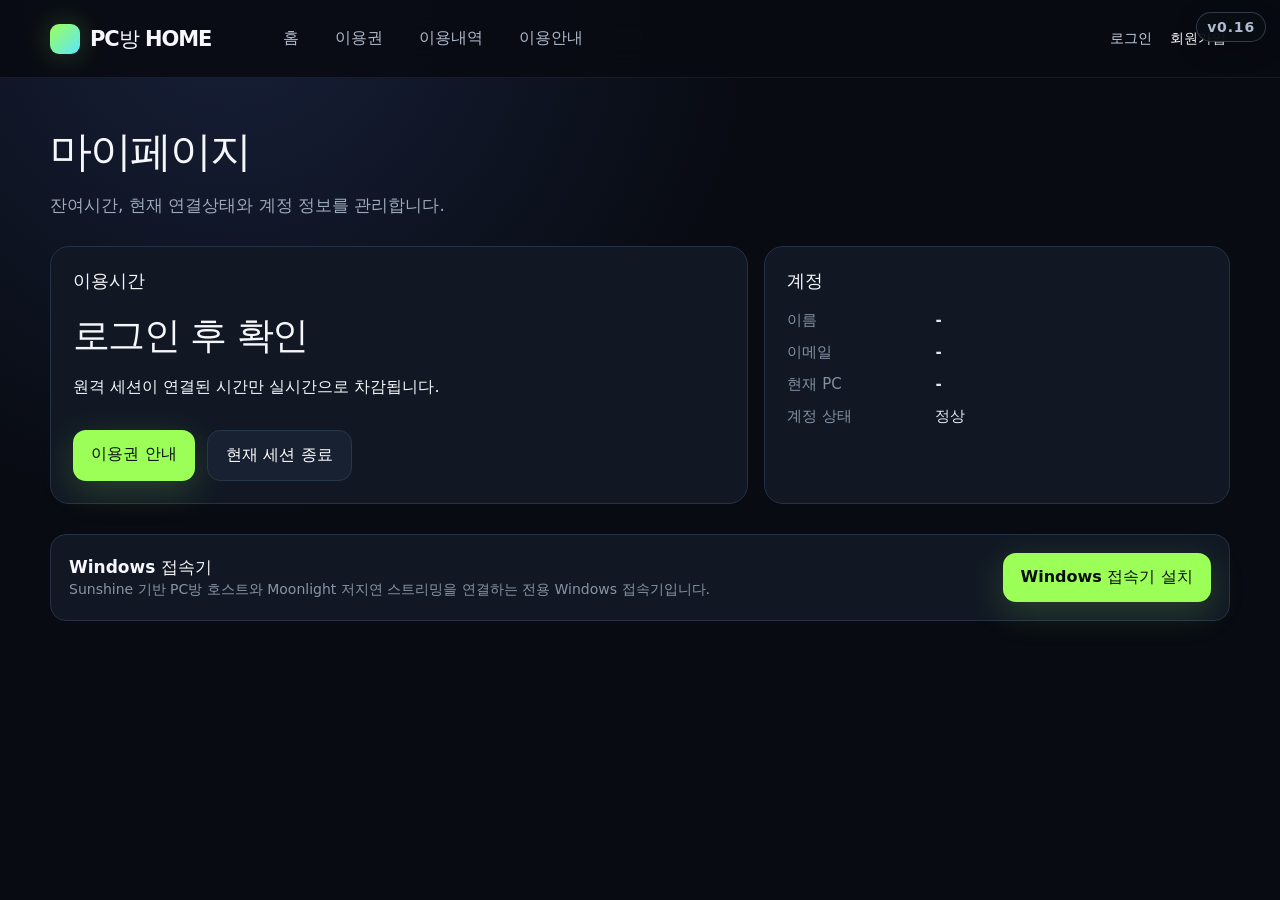
<file: account.html>
<!doctype html><html lang="ko"><head><meta charset="utf-8"><meta name="viewport" content="width=device-width,initial-scale=1"><title>마이페이지 · PC방 HOME</title><link rel="stylesheet" href="/assets/app.css"></head><body><header class="topbar"><div class="topin"><a class="brand" href="/"><span class="brandmark"></span>PC방 HOME</a><nav class="nav"><a href="/">홈</a><a href="/pricing.html">이용권</a><a href="/history.html">이용내역</a><a href="/help.html">이용안내</a></nav><div class="spacer"></div><div class="user-actions" id="userActions"><a class="login-link" href="/login.html">로그인</a></div></div></header><main class="main"><h1 class="page-title">마이페이지</h1><p class="page-desc">잔여시간, 현재 연결상태와 계정 정보를 관리합니다.</p><div class="account-grid"><section class="account-card"><h3>이용시간</h3><div class="stat-big" data-balance>--</div><p class="sub">원격 세션이 연결된 시간만 실시간으로 차감됩니다.</p><div class="hero-actions"><a class="btn btn-primary" href="/pricing.html">이용권 안내</a><button class="btn btn-secondary" id="stopSession">현재 세션 종료</button></div></section><section class="account-card"><h3>계정</h3><dl class="definition"><dt>이름</dt><dd data-user-name>-</dd><dt>이메일</dt><dd data-user-email>-</dd><dt>현재 PC</dt><dd id="accountCurrentPc">-</dd><dt>계정 상태</dt><dd>정상</dd></dl></section></div><div class="support-strip"><div><strong>Windows 접속기</strong><br><span>Sunshine 기반 PC방 호스트와 Moonlight 저지연 스트리밍을 연결하는 전용 Windows 접속기입니다.</span></div><a class="btn btn-primary download-button" href="/downloads/PCROOM-HOME-Setup.exe" download>Windows 접속기 설치</a></div></main><nav class="mobile-nav"><a href="/">홈</a><a href="/pricing.html">이용권</a><a href="/history.html">이용내역</a><a href="/help.html">안내</a></nav><div id="toast" class="toast"></div><script src="/config.js"></script><script src="/assets/app.js"></script></body></html>
</file>
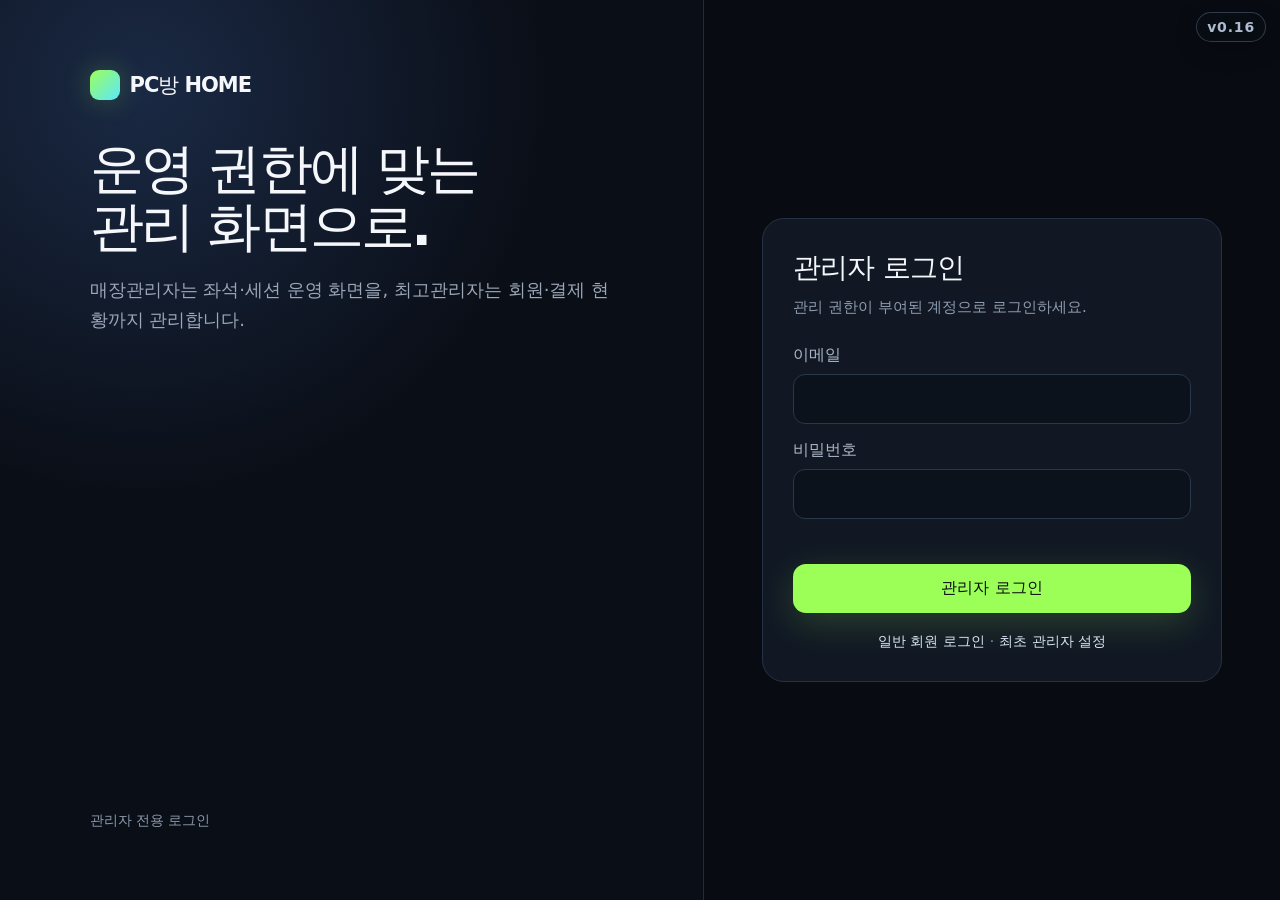
<file: admin-billing.html>
<!DOCTYPE html>

<html lang="ko"><head><meta charset="utf-8"/><meta content="width=device-width,initial-scale=1" name="viewport"/><title>결제 / 충전 · PC방 HOME</title><link href="/assets/app.css" rel="stylesheet"/></head><body data-admin-page="super"><div class="admin-shell"><aside class="side"><a class="brand" href="/"><span class="brandmark"></span>PC방 HOME</a><a aria-label="서비스 홈으로 이동" class="side-home-link" href="/"><span aria-hidden="true">←</span> 서비스 홈</a><nav><a class="" href="/admin.html">운영 대시보드</a><a class="" href="/admin-sessions.html">세션 / 배정</a><a class="" href="/admin-stores.html">매장 / 좌석</a><a class="" data-super-nav="" hidden="" href="/admin-users.html">회원 관리</a><a class="active" data-super-nav="" hidden="" href="/admin-billing.html">결제 / 충전</a></nav><div class="side-bottom">운영 시스템<br/>실시간 PC 상태 · 배정 · 전원 관리</div></aside><main class="admin-main"><div class="admin-head"><div><h1>결제 / 충전</h1><p>충전 및 결제 내역을 확인합니다.</p></div><span class="filter">오늘 기준</span></div><section class="panel table-page"><table class="pc-table"><thead><tr><th>거래번호</th><th>회원</th><th>상품</th><th>금액</th><th>결제시각</th><th>상태</th></tr></thead><tbody id="billingRows"></tbody></table></section></main></div><script src="/config.js"></script><script src="/assets/app.js"></script></body></html>
</file>
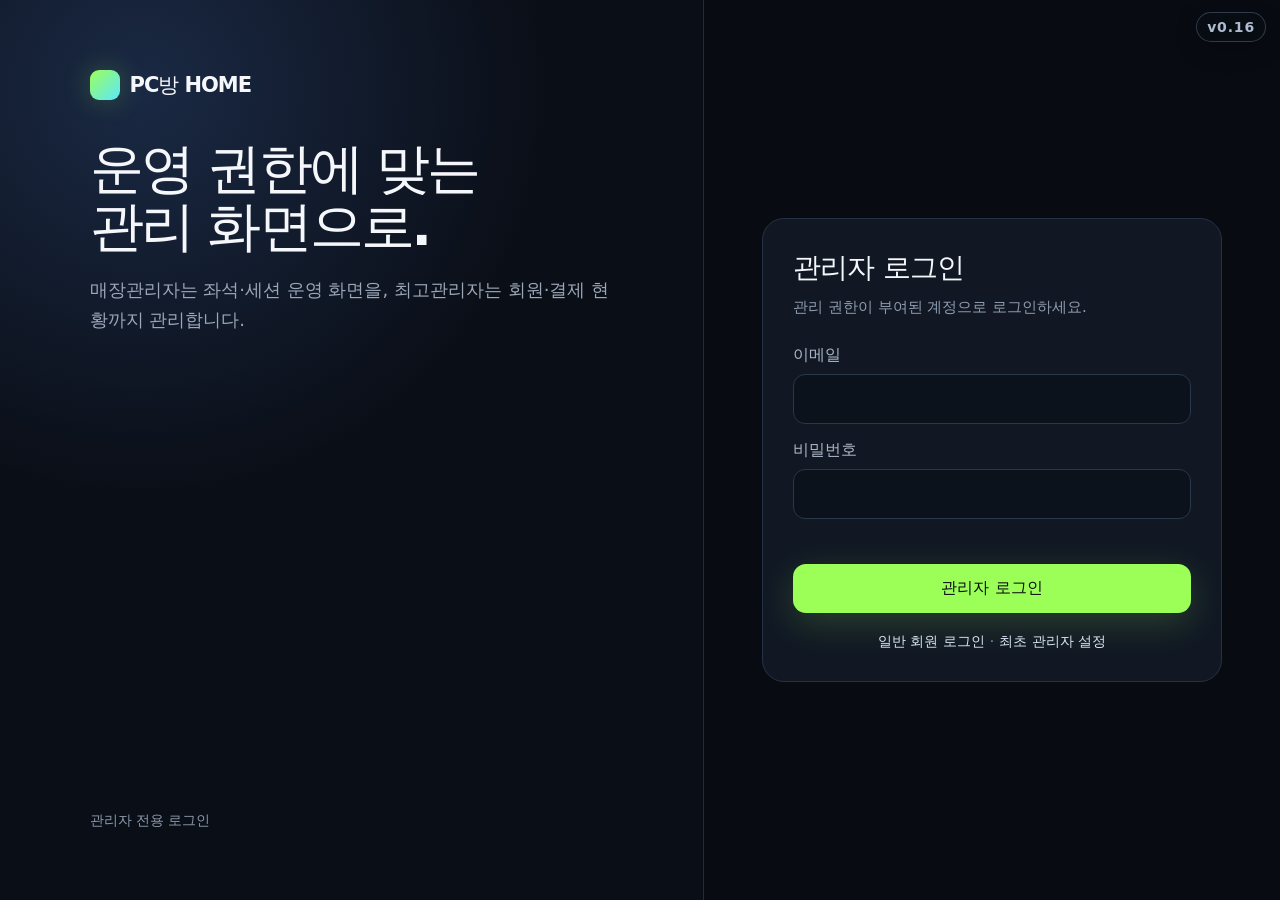
<file: admin-login.html>
<!DOCTYPE html>

<html lang="ko"><head><meta charset="utf-8"/><meta content="width=device-width,initial-scale=1" name="viewport"/><title>관리자 로그인 · PC방 HOME</title><link href="/assets/app.css" rel="stylesheet"/></head><body><div class="auth-wrap"><section class="auth-story"><div><a class="brand" href="/"><span class="brandmark"></span>PC방 HOME</a><h1>운영 권한에 맞는<br/>관리 화면으로.</h1><p>매장관리자는 좌석·세션 운영 화면을, 최고관리자는 회원·결제 현황까지 관리합니다.</p></div><div class="muted">관리자 전용 로그인</div></section><section class="auth-side"><form class="auth-card" data-admin="1" id="loginForm"><h2>관리자 로그인</h2><p class="desc">관리 권한이 부여된 계정으로 로그인하세요.</p><div class="review-login" data-review-login="" hidden=""><div class="review-login-head"><div><strong>계정 등급별 검수 로그인</strong><span>클라이언트 확인용</span></div><button aria-label="검수 로그인 안내" class="review-info" title="등급을 선택하면 검수 계정의 이메일과 비밀번호가 자동 입력됩니다. 실제 접근 권한은 서버의 계정 등급으로 판정합니다." type="button">i</button></div><div class="field review-field"><label>확인할 계정 등급</label><select data-review-role=""><option value="">직접 입력</option></select></div><p class="review-login-hint" data-review-hint="">등급을 선택하면 해당 권한의 화면을 바로 확인할 수 있습니다.</p></div><div class="field"><label>이메일</label><input autocomplete="email" name="email" required="" type="email"/></div><div class="field"><label>비밀번호</label><input autocomplete="current-password" name="password" required="" type="password"/></div><div class="form-error" id="formError"></div><button class="btn btn-primary full" type="submit">관리자 로그인</button><div class="auth-foot"><a href="/login.html">일반 회원 로그인</a> · <a href="/admin-setup.html">최초 관리자 설정</a></div></form></section></div><script src="/config.js"></script><script src="/assets/app.js"></script></body></html>
</file>
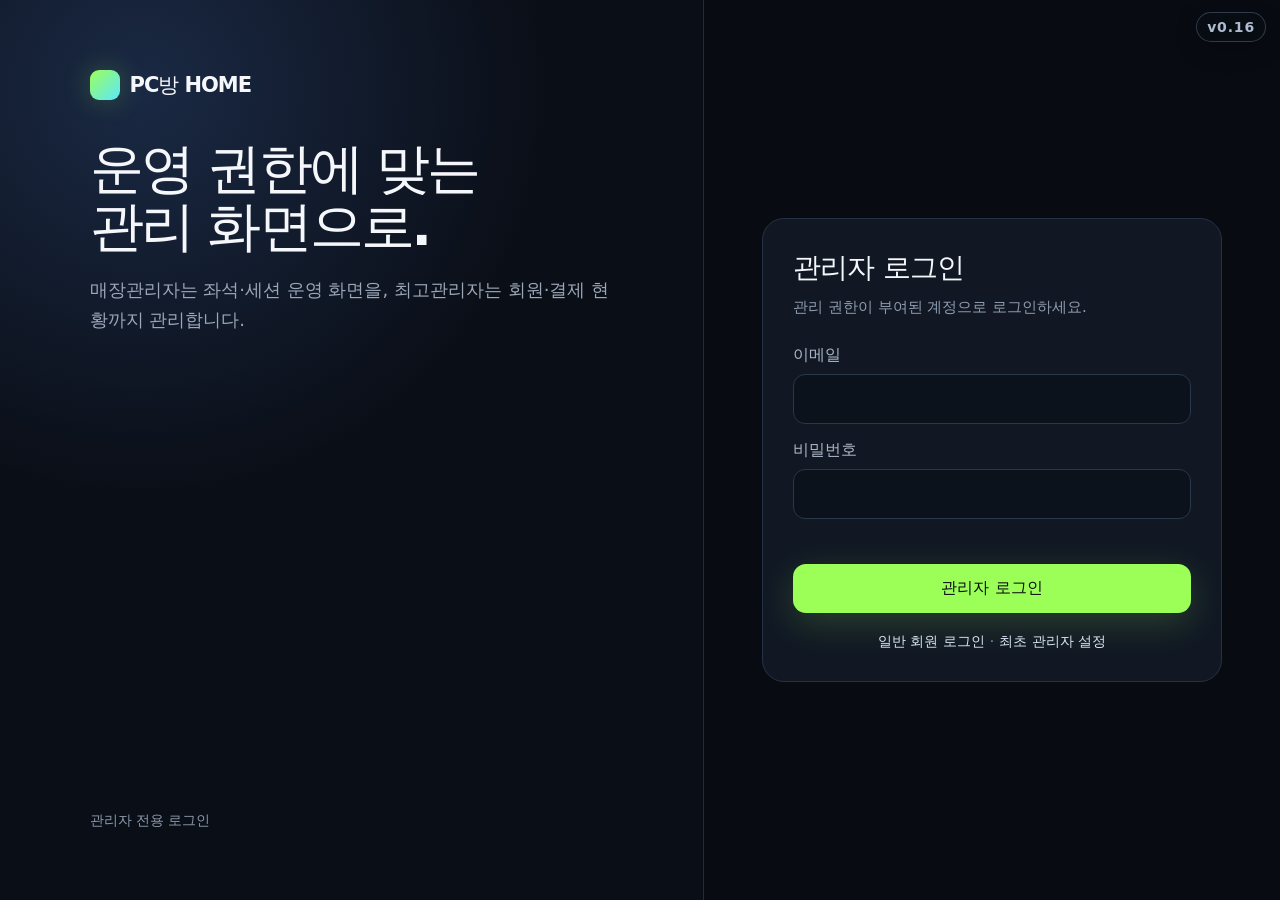
<file: admin-sessions.html>
<!DOCTYPE html>

<html lang="ko"><head><meta charset="utf-8"/><meta content="width=device-width,initial-scale=1" name="viewport"/><title>세션 / 배정 · PC방 HOME</title><link href="/assets/app.css" rel="stylesheet"/></head><body data-admin-page="operator"><div class="admin-shell"><aside class="side"><a class="brand" href="/"><span class="brandmark"></span>PC방 HOME</a><a aria-label="서비스 홈으로 이동" class="side-home-link" href="/"><span aria-hidden="true">←</span> 서비스 홈</a><nav><a class="" href="/admin.html">운영 대시보드</a><a class="active" href="/admin-sessions.html">세션 / 배정</a><a class="" href="/admin-stores.html">매장 / 좌석</a><a class="" data-super-nav="" hidden="" href="/admin-users.html">회원 관리</a><a class="" data-super-nav="" hidden="" href="/admin-billing.html">결제 / 충전</a></nav><div class="side-bottom">운영 시스템<br/>실시간 PC 상태 · 배정 · 전원 관리</div></aside><main class="admin-main"><div class="admin-head"><div><h1>세션 / 배정</h1><p>현재 이용 중인 사용자와 배정 PC를 확인합니다.</p></div><div class="status-pill"><span class="dot"></span>실시간 연결</div></div><section class="panel table-page"><div class="panel-head"><h2>활성 세션</h2><a class="tiny primary" href="/admin.html">PC에서 수동 배정</a></div><div class="session-list" id="sessionRows"></div></section></main></div><div class="toast" id="toast"></div><script src="/config.js"></script><script src="/assets/app.js"></script></body></html>
</file>
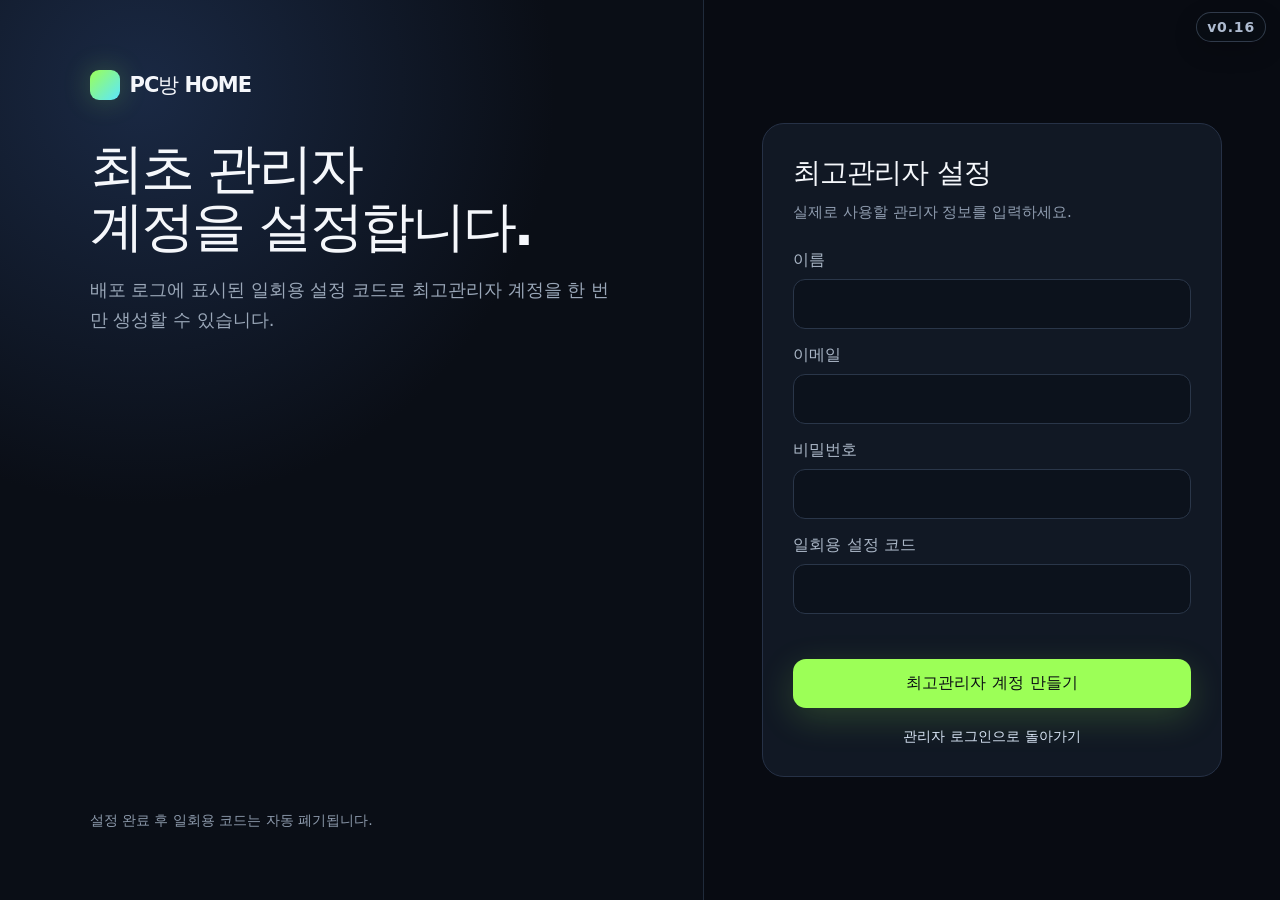
<file: admin-setup.html>
<!DOCTYPE html>

<html lang="ko"><head><meta charset="utf-8"/><meta content="width=device-width,initial-scale=1" name="viewport"/><title>최초 관리자 설정 · PC방 HOME</title><link href="/assets/app.css" rel="stylesheet"/></head><body><div class="auth-wrap"><section class="auth-story"><div><a class="brand" href="/"><span class="brandmark"></span>PC방 HOME</a><h1>최초 관리자<br/>계정을 설정합니다.</h1><p>배포 로그에 표시된 일회용 설정 코드로 최고관리자 계정을 한 번만 생성할 수 있습니다.</p></div><div class="muted">설정 완료 후 일회용 코드는 자동 폐기됩니다.</div></section><section class="auth-side"><form class="auth-card" id="adminSetupForm"><h2>최고관리자 설정</h2><p class="desc">실제로 사용할 관리자 정보를 입력하세요.</p><div class="field"><label>이름</label><input autocomplete="name" name="name" required=""/></div><div class="field"><label>이메일</label><input autocomplete="email" name="email" required="" type="email"/></div><div class="field"><label>비밀번호</label><input autocomplete="new-password" minlength="8" name="password" required="" type="password"/></div><div class="field"><label>일회용 설정 코드</label><input autocomplete="off" name="token" required=""/></div><div class="form-error" id="formError"></div><button class="btn btn-primary full" type="submit">최고관리자 계정 만들기</button><div class="auth-foot"><a href="/admin-login.html">관리자 로그인으로 돌아가기</a></div></form></section></div><script src="/config.js"></script><script src="/assets/app.js"></script></body></html>
</file>
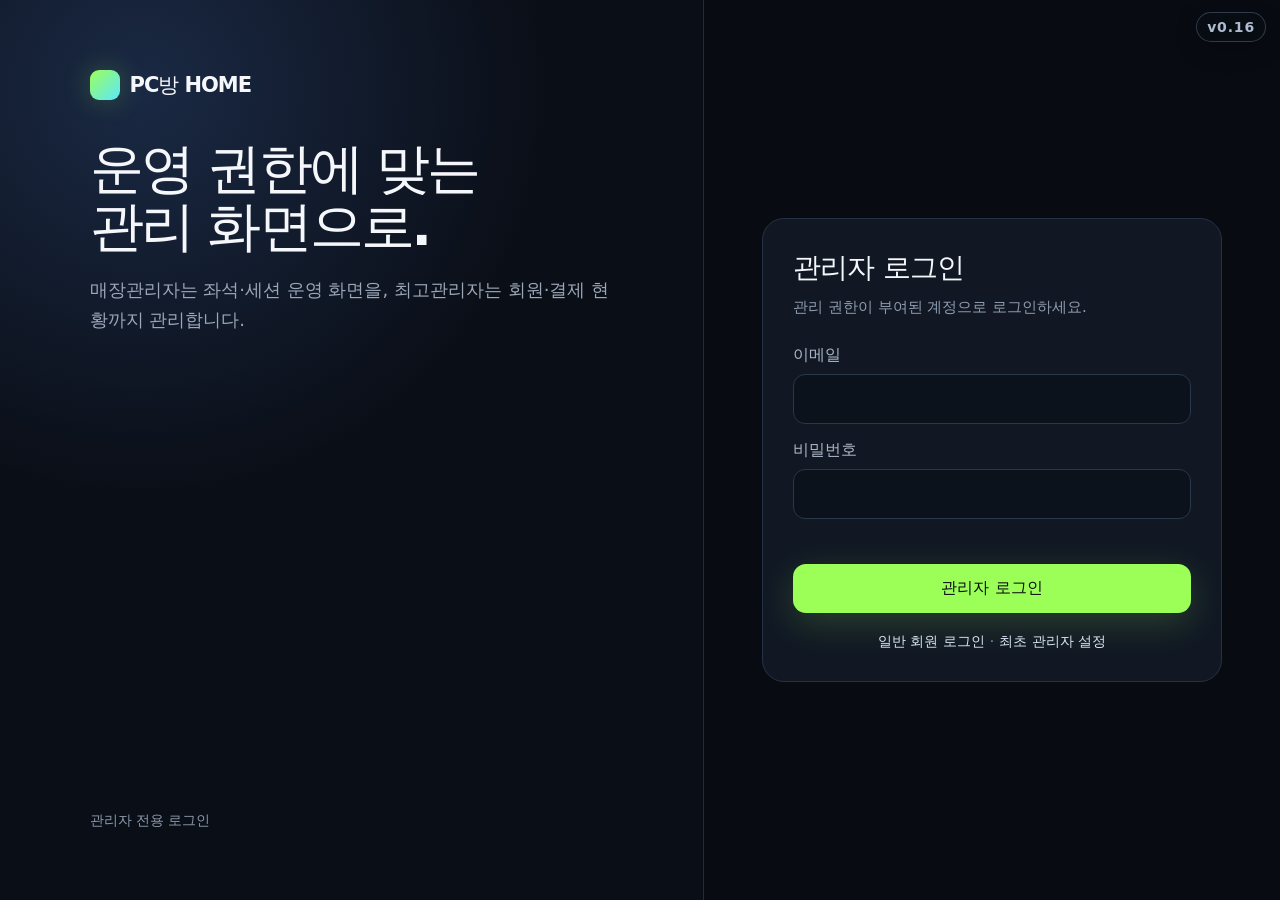
<file: admin-stores.html>
<!DOCTYPE html>

<html lang="ko"><head><meta charset="utf-8"/><meta content="width=device-width,initial-scale=1" name="viewport"/><title>매장 / 좌석 · PC방 HOME</title><link href="/assets/app.css" rel="stylesheet"/></head><body data-admin-page="operator"><div class="admin-shell"><aside class="side"><a class="brand" href="/"><span class="brandmark"></span>PC방 HOME</a><a aria-label="서비스 홈으로 이동" class="side-home-link" href="/"><span aria-hidden="true">←</span> 서비스 홈</a><nav><a class="" href="/admin.html">운영 대시보드</a><a class="" href="/admin-sessions.html">세션 / 배정</a><a class="active" href="/admin-stores.html">매장 / 좌석</a><a class="" data-super-nav="" hidden="" href="/admin-users.html">회원 관리</a><a class="" data-super-nav="" hidden="" href="/admin-billing.html">결제 / 충전</a></nav><div class="side-bottom">운영 시스템<br/>실시간 PC 상태 · 배정 · 전원 관리</div></aside><main class="admin-main"><div class="admin-head"><div><h1>매장 / 좌석</h1><p>매장과 원격으로 사용할 좌석을 관리합니다.</p></div><button class="btn btn-secondary" data-super-only="" id="openStoreForm">매장 등록</button></div><p class="scope-note">현재 계정 권한에 맞는 매장과 좌석만 표시됩니다.</p><section class="account-card table-page" data-super-only="" hidden="" id="storeForm"><h3>새 매장 등록</h3><div class="store-form-grid"><div class="field"><label for="storeName">매장명</label><input autocomplete="organization" id="storeName"/></div><div class="field"><label for="storeRegion">지역</label><input id="storeRegion" placeholder="예: 경기 성남"/></div><div class="field"><label for="storeIp">공인 IP</label><input id="storeIp" inputmode="decimal" placeholder="예: 203.0.113.80"/></div></div><div class="row-actions"><button class="btn btn-primary" id="saveStore">등록</button><button class="btn btn-secondary" id="cancelStore">취소</button></div></section><section class="host-download-panel"><div><h2>원격 PC 연결 프로그램</h2><p>좌석을 등록한 뒤 해당 PC에서 설치하고 연결 코드를 입력하세요. PC 정보는 연결 후 자동으로 확인됩니다.</p><div class="host-flow">좌석 등록  →  프로그램 설치  →  연결 코드 입력</div></div><a class="host-download-button" download="" href="/downloads/PCROOM-HOME-Host-Setup.exe"><span>PC 연결 프로그램 다운로드<small>Windows 10/11 x64</small></span></a></section><section class="host-enroll-box" hidden="" id="hostEnrollBox"><h3 id="hostEnrollTitle">PC 연결 코드</h3><p>15분 안에 대상 PC의 연결 프로그램에 입력하세요.</p><div class="host-code-row"><input aria-label="호스트 등록코드" id="hostEnrollCode" readonly=""/><button class="btn btn-secondary" id="copyHostEnroll" type="button">코드 복사</button></div></section><section class="stack table-page" id="storeRows"></section><section class="panel table-page"><div class="panel-head"><div><h2>좌석 PC</h2><p class="panel-sub">좌석 번호만 등록해도 됩니다. PC 정보는 연결 후 자동 확인합니다.</p></div><button class="btn btn-secondary" id="openPcForm">좌석 등록</button></div><div class="pc-register" hidden="" id="pcForm"><div class="pc-form-grid pc-form-basic"><div class="field"><label for="pcStore">매장</label><select id="pcStore"></select></div><div class="field"><label for="pcSeat">좌석 번호</label><input id="pcSeat" inputmode="numeric" placeholder="예: 109"/></div></div><details class="advanced-fields"><summary>고급 설정 · 필요한 경우에만</summary><div class="pc-form-grid"><div class="field"><label for="pcPrivateIp">PC 내부 IP <span class="optional">선택</span></label><input id="pcPrivateIp" inputmode="decimal" placeholder="Host 설치 후 자동 확인"/></div><div class="field"><label for="pcMac">MAC 주소 <span class="optional">선택</span></label><input autocomplete="off" id="pcMac" placeholder="Host 설치 후 자동 확인"/></div><div class="field"><label for="pcGpu">GPU <span class="optional">선택</span></label><input autocomplete="off" id="pcGpu" placeholder="Host 설치 후 자동 확인"/></div><div class="field"><label for="pcStreamHost">스트리밍 공인 호스트</label><input autocomplete="off" id="pcStreamHost" placeholder="예: pc-a.store.example.com"/></div><div class="field"><label for="pcStreamPort">Sunshine 기본 포트</label><input id="pcStreamPort" inputmode="numeric" placeholder="47989"/></div><div class="field"><label for="pcStreamApp">기본 앱</label><input id="pcStreamApp" value="Desktop"/></div></div></details><div class="row-actions"><button class="btn btn-primary" id="savePc">좌석 등록</button><button class="btn btn-secondary" id="cancelPc">취소</button></div></div><div class="pc-list-wrap"><table class="pc-table compact-pc"><thead><tr><th>PC / 좌석</th><th>매장</th><th>상태</th><th>원격 연결</th><th>전원</th><th>작업</th></tr></thead><tbody id="storePcRows"></tbody></table></div></section></main></div><div class="toast" id="toast"></div><script src="/config.js"></script><script src="/assets/app.js"></script></body></html>
</file>
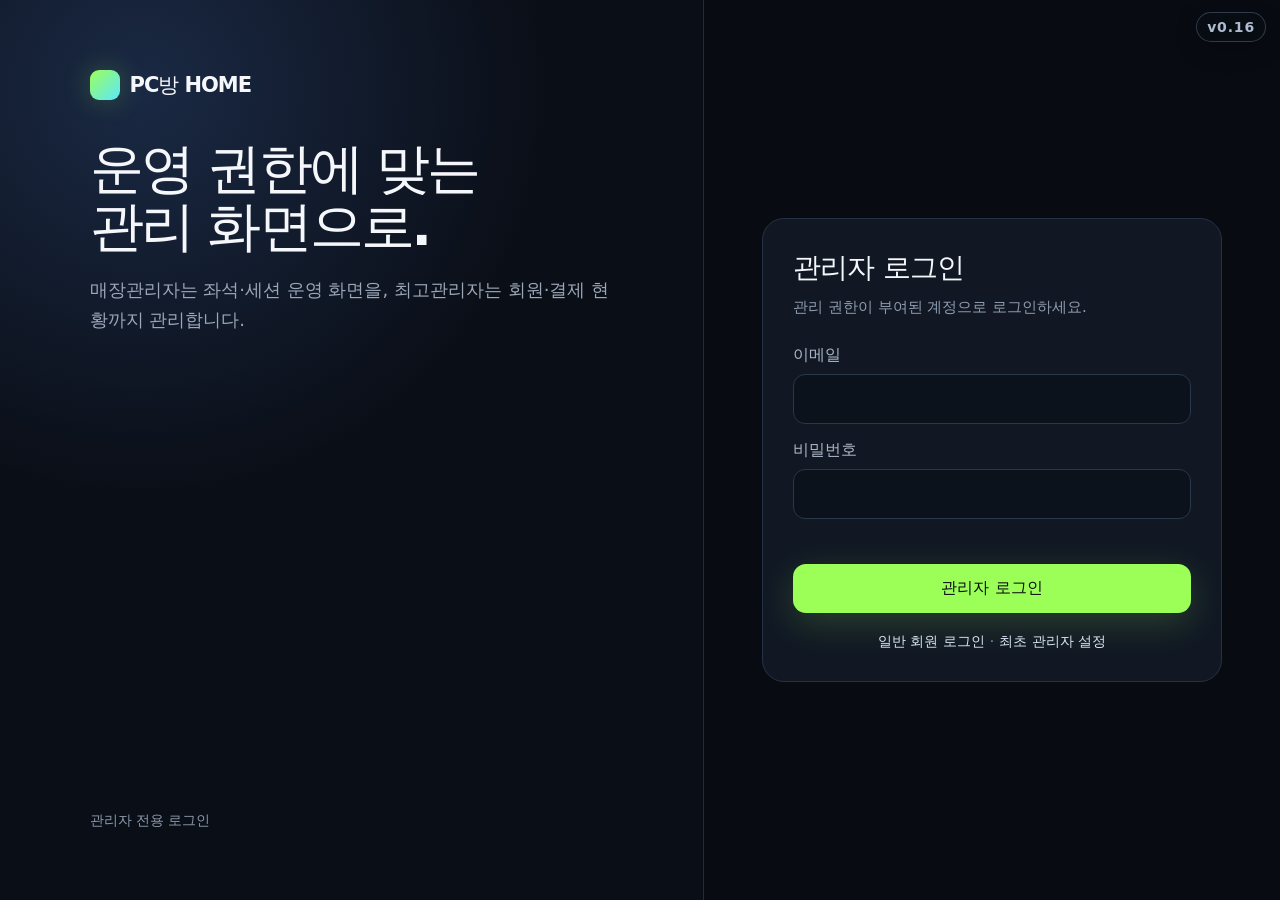
<file: admin-users.html>
<!DOCTYPE html>

<html lang="ko"><head><meta charset="utf-8"/><meta content="width=device-width,initial-scale=1" name="viewport"/><title>회원 관리 · PC방 HOME</title><link href="/assets/app.css" rel="stylesheet"/></head><body data-admin-page="super"><div class="admin-shell"><aside class="side"><a class="brand" href="/"><span class="brandmark"></span>PC방 HOME</a><a aria-label="서비스 홈으로 이동" class="side-home-link" href="/"><span aria-hidden="true">←</span> 서비스 홈</a><nav><a class="" href="/admin.html">운영 대시보드</a><a class="" href="/admin-sessions.html">세션 / 배정</a><a class="" href="/admin-stores.html">매장 / 좌석</a><a class="active" data-super-nav="" hidden="" href="/admin-users.html">회원 관리</a><a class="" data-super-nav="" hidden="" href="/admin-billing.html">결제 / 충전</a></nav><div class="side-bottom">운영 시스템<br/>실시간 PC 상태 · 배정 · 전원 관리</div></aside><main class="admin-main"><div class="admin-head"><div><h1>회원 관리</h1><p>회원 권한, 잔여시간, 접속 상태를 관리합니다.</p></div><input aria-label="회원 검색" class="filter search-input" id="userSearch" placeholder="이름 또는 이메일 검색" type="search"/></div><section class="panel table-page"><table class="pc-table"><thead><tr><th>회원</th><th>등급</th><th>잔여시간</th><th>현재 PC</th><th>상태</th><th>최근 이용</th></tr></thead><tbody id="userRows"></tbody></table></section></main></div><script src="/config.js"></script><script src="/assets/app.js"></script></body></html>
</file>
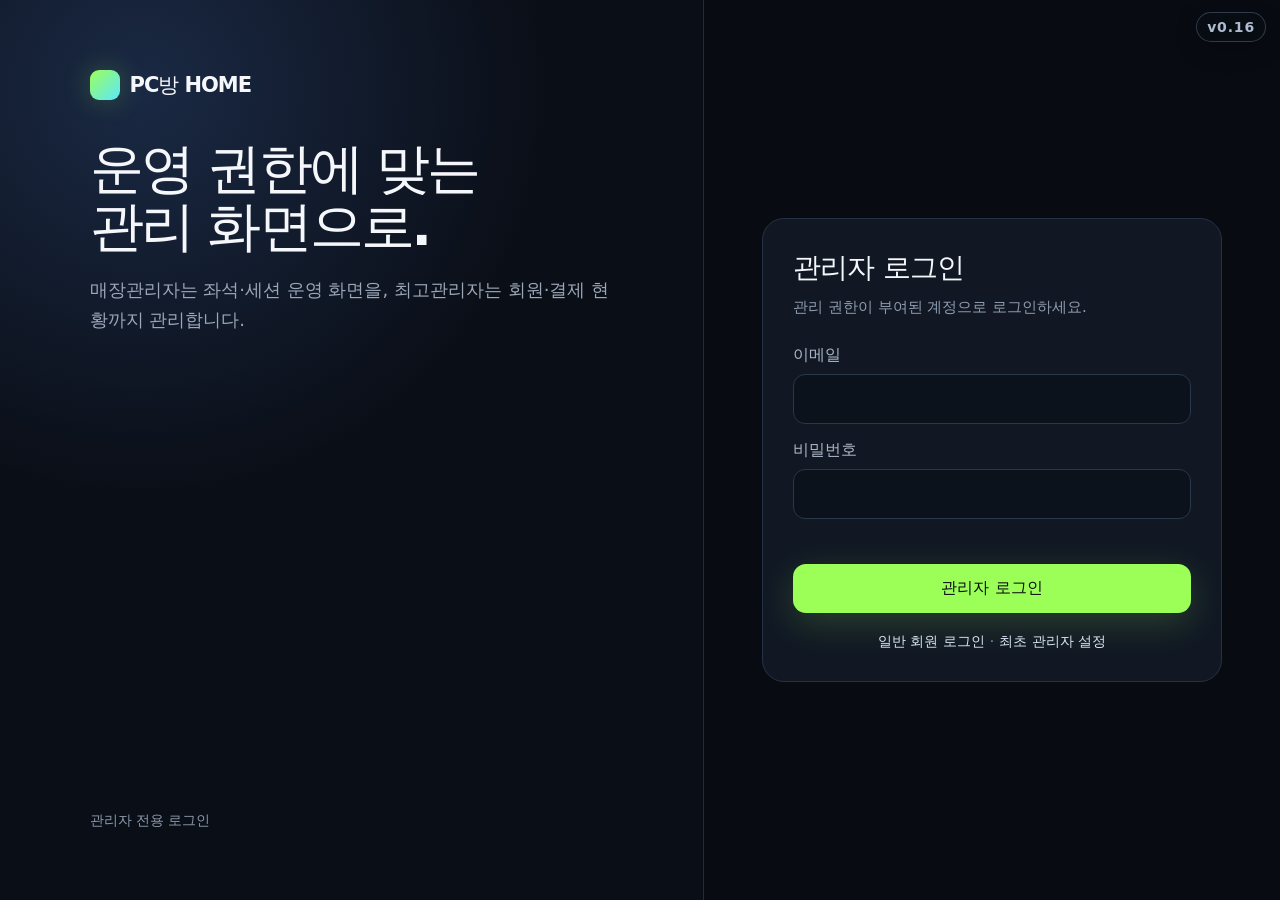
<file: admin.html>
<!DOCTYPE html>

<html lang="ko"><head><meta charset="utf-8"/><meta content="width=device-width,initial-scale=1" name="viewport"/><title>관리자 · PC방 HOME</title><link href="/assets/app.css" rel="stylesheet"/></head><body data-admin-page="operator"><div class="admin-shell"><aside class="side"><a class="brand" href="/"><span class="brandmark"></span>PC방 HOME</a><a aria-label="서비스 홈으로 이동" class="side-home-link" href="/"><span aria-hidden="true">←</span> 서비스 홈</a><nav><a class="active" href="/admin.html">운영 대시보드</a><a class="" href="/admin-sessions.html">세션 / 배정</a><a class="" href="/admin-stores.html">매장 / 좌석</a><a class="" data-super-nav="" hidden="" href="/admin-users.html">회원 관리</a><a class="" data-super-nav="" hidden="" href="/admin-billing.html">결제 / 충전</a></nav><div class="side-bottom">운영 시스템<br/>실시간 PC 상태 · 배정 · 전원 관리</div></aside><main class="admin-main"><div class="admin-head"><div><h1>운영 대시보드</h1><p>현재 PC 상태와 활성 세션을 확인합니다.</p></div><div class="status-pill"><span class="dot"></span>실시간 연결</div></div><section class="kpis"><article class="kpi"><div class="label">전체 PC</div><div class="value" id="kTotal">-</div><div class="delta">등록 좌석 기준</div></article><article class="kpi"><div class="label">사용 가능</div><div class="value" id="kAvailable">-</div><div class="delta">즉시 자동배정 가능</div></article><article class="kpi"><div class="label">사용 / 배정 중</div><div class="value" id="kUse">-</div><div class="delta">현재 활성 세션</div></article><article class="kpi"><div class="label">서비스 결제</div><div class="value" id="kSales">제공 예정</div><div class="delta">온라인 결제 준비 중</div></article></section><section class="panel"><div class="panel-head"><h2>PC 실시간 상태</h2><div class="filters"><select aria-label="매장 필터" class="filter" id="storeFilter"><option value="">전체 매장</option></select><select aria-label="상태 필터" class="filter" id="statusFilter"><option value="">상태 전체</option><option value="AVAILABLE">사용 가능</option><option value="IN_USE">사용 중</option><option value="RESERVED">배정됨</option><option value="OFFLINE">오프라인</option><option value="MAINTENANCE">점검</option></select><select aria-label="정렬" class="filter" id="sortMode"><option value="priority">자동배정 우선순위</option><option value="cpu">CPU 낮은 순</option><option value="ram">RAM 낮은 순</option></select></div></div><table class="pc-table"><thead><tr><th>PC / 좌석</th><th>상태</th><th>CPU</th><th>RAM</th><th>사용자</th><th>IP / 지역</th><th>작업</th></tr></thead><tbody id="pcRows"></tbody></table></section></main></div><div class="toast" id="toast"></div><script src="/config.js"></script><script src="/assets/app.js"></script></body></html>
</file>
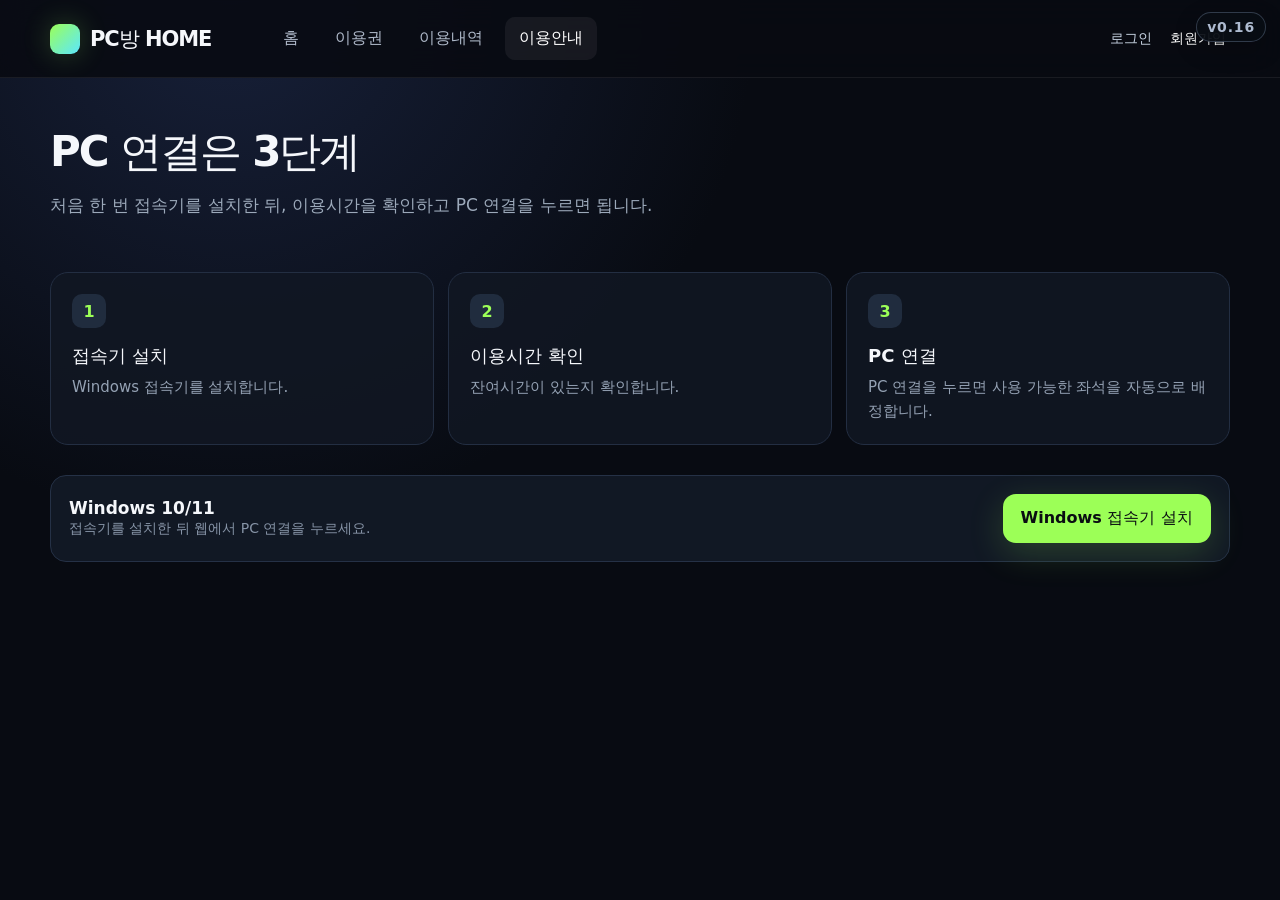
<file: help.html>
<!DOCTYPE html>
<html lang="ko"><head><meta charset="utf-8"/><meta content="width=device-width,initial-scale=1" name="viewport"/><title>이용안내 · PC방 HOME</title><link href="/assets/app.css" rel="stylesheet"/></head><body><header class="topbar"><div class="topin"><a class="brand" href="/"><span class="brandmark"></span>PC방 HOME</a><nav class="nav"><a href="/">홈</a><a href="/pricing.html">이용권</a><a href="/history.html">이용내역</a><a class="active" href="/help.html">이용안내</a></nav><div class="spacer"></div><div class="user-actions" id="userActions"><a class="login-link" href="/login.html">로그인</a></div></div></header><main class="main"><h1 class="page-title">PC 연결은 3단계</h1><p class="page-desc">처음 한 번 접속기를 설치한 뒤, 이용시간을 확인하고 PC 연결을 누르면 됩니다.</p><section class="section"><div class="steps"><article class="step"><div class="num">1</div><h3>접속기 설치</h3><p>Windows 접속기를 설치합니다.</p></article><article class="step"><div class="num">2</div><h3>이용시간 확인</h3><p>잔여시간이 있는지 확인합니다.</p></article><article class="step"><div class="num">3</div><h3>PC 연결</h3><p>PC 연결을 누르면 사용 가능한 좌석을 자동으로 배정합니다.</p></article></div></section><div class="support-strip"><div><strong>Windows 10/11</strong><br/><span>접속기를 설치한 뒤 웹에서 PC 연결을 누르세요.</span></div><a class="btn btn-primary download-button" download="" href="/downloads/PCROOM-HOME-Setup.exe">Windows 접속기 설치</a></div></main><nav class="mobile-nav"><a href="/">홈</a><a href="/pricing.html">이용권</a><a href="/history.html">이용내역</a><a class="active" href="/help.html">안내</a></nav><div class="toast" id="toast"></div><script src="/config.js"></script><script src="/assets/app.js"></script></body></html>
</file>
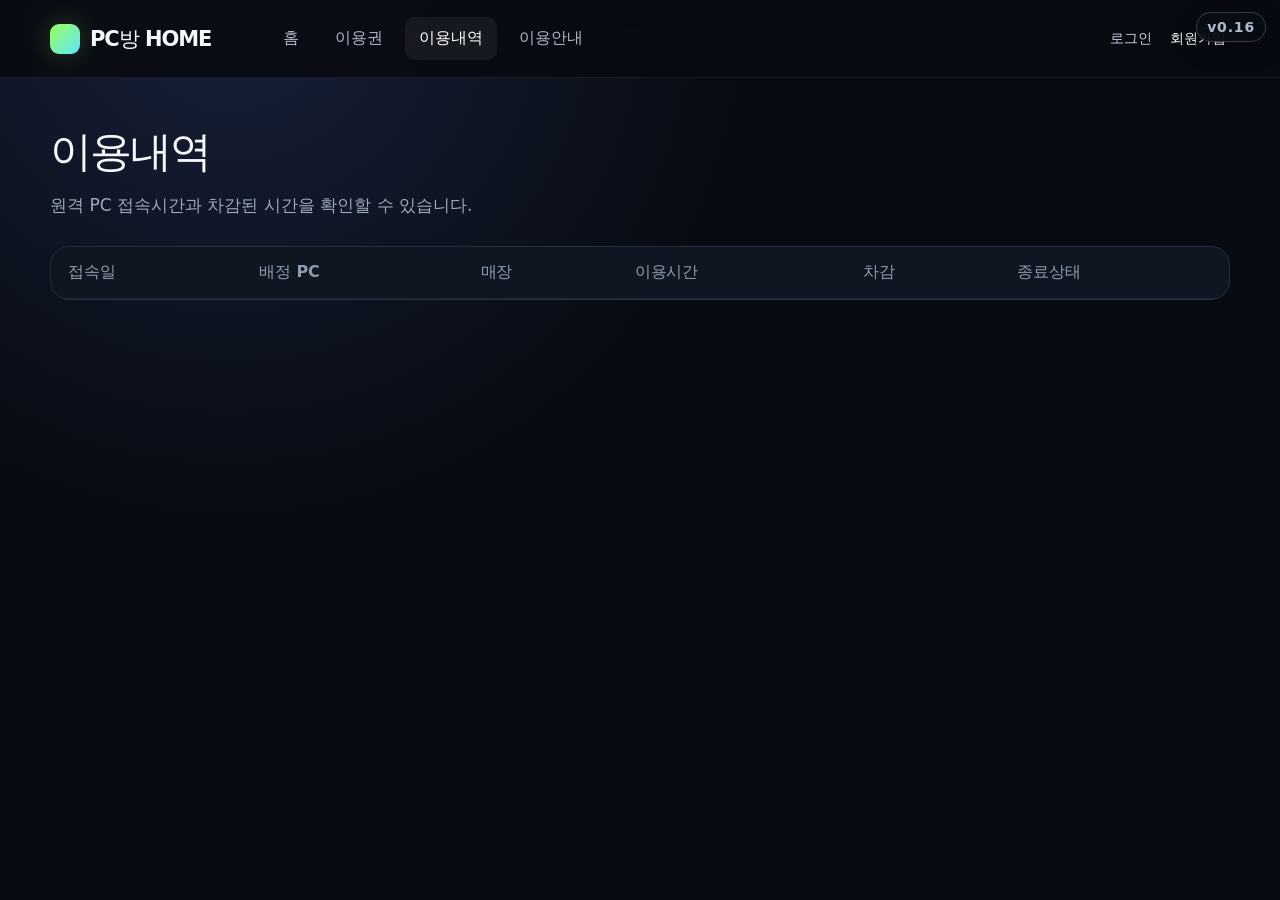
<file: history.html>
<!doctype html><html lang="ko"><head><meta charset="utf-8"><meta name="viewport" content="width=device-width,initial-scale=1"><title>이용내역 · PC방 HOME</title><link rel="stylesheet" href="/assets/app.css"></head><body><header class="topbar"><div class="topin"><a class="brand" href="/"><span class="brandmark"></span>PC방 HOME</a><nav class="nav"><a href="/">홈</a><a href="/pricing.html">이용권</a><a class="active" href="/history.html">이용내역</a><a href="/help.html">이용안내</a></nav><div class="spacer"></div><div class="user-actions" id="userActions"><a class="login-link" href="/login.html">로그인</a></div></div></header><main class="main"><h1 class="page-title">이용내역</h1><p class="page-desc">원격 PC 접속시간과 차감된 시간을 확인할 수 있습니다.</p><section class="panel table-page"><table class="pc-table"><thead><tr><th>접속일</th><th>배정 PC</th><th>매장</th><th>이용시간</th><th>차감</th><th>종료상태</th></tr></thead><tbody id="historyRows"></tbody></table></section></main><nav class="mobile-nav"><a href="/">홈</a><a href="/pricing.html">이용권</a><a class="active" href="/history.html">이용내역</a><a href="/help.html">안내</a></nav><script src="/config.js"></script><script src="/assets/app.js"></script></body></html>
</file>
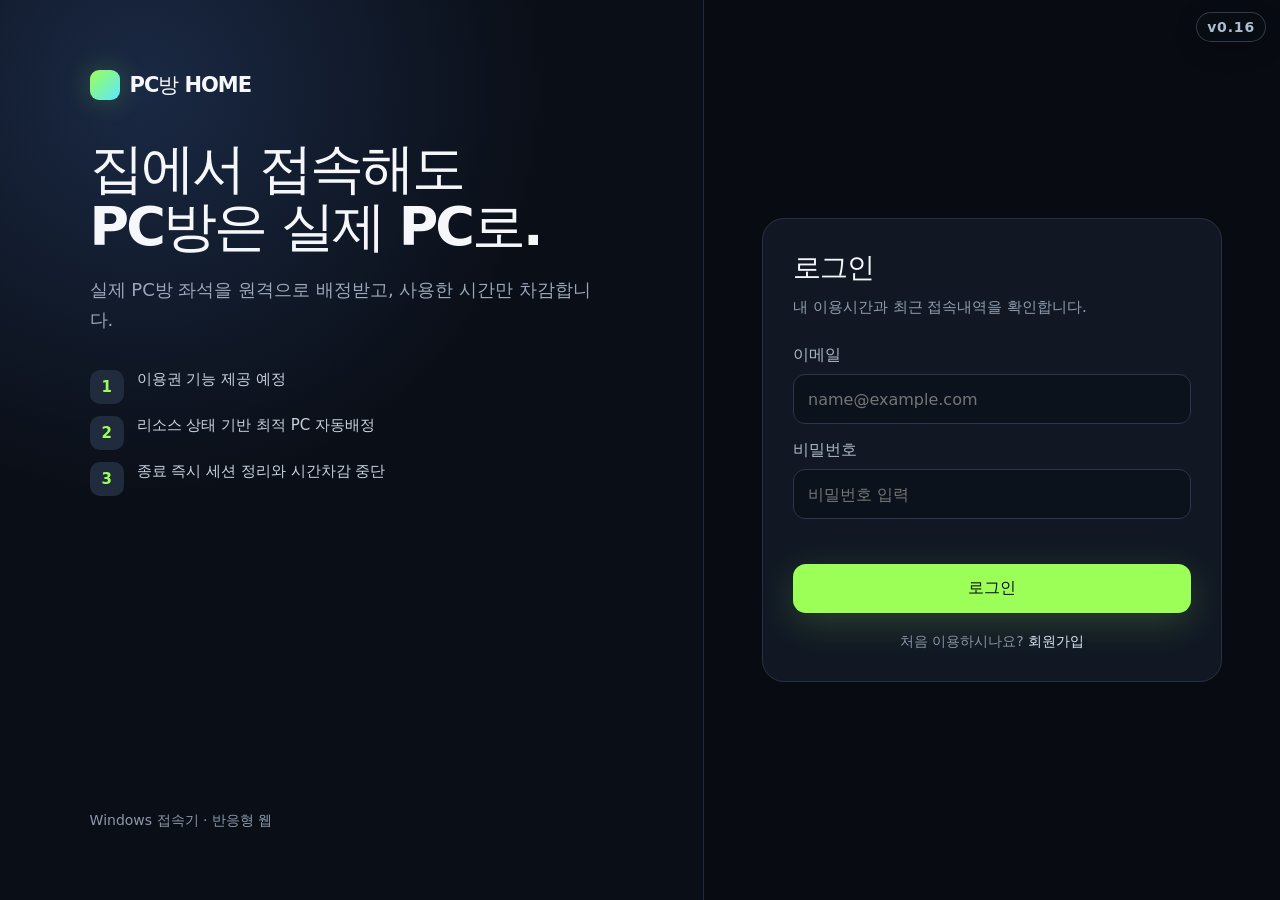
<file: login.html>
<!DOCTYPE html>
<html lang="ko"><head><meta charset="utf-8"/><meta content="width=device-width,initial-scale=1" name="viewport"/><title>로그인 · PC방 HOME</title><link href="/assets/app.css" rel="stylesheet"/></head><body><div class="auth-wrap"><section class="auth-story"><div><a class="brand" href="/"><span class="brandmark"></span>PC방 HOME</a><h1>집에서 접속해도<br/>PC방은 실제 PC로.</h1><p>실제 PC방 좌석을 원격으로 배정받고, 사용한 시간만 차감합니다.</p><div class="auth-points"><div class="auth-point"><span class="num">1</span><span>이용권 기능 제공 예정</span></div><div class="auth-point"><span class="num">2</span><span>리소스 상태 기반 최적 PC 자동배정</span></div><div class="auth-point"><span class="num">3</span><span>종료 즉시 세션 정리와 시간차감 중단</span></div></div></div><div class="muted">Windows 접속기 · 반응형 웹</div></section><section class="auth-side"><form class="auth-card" id="loginForm"><h2>로그인</h2><p class="desc">내 이용시간과 최근 접속내역을 확인합니다.</p><div class="review-login" data-review-login="" hidden=""><div class="review-login-head"><div><strong>계정 등급별 검수 로그인</strong><span>클라이언트 확인용</span></div><button aria-label="검수 로그인 안내" class="review-info" title="등급을 선택하면 검수 계정의 이메일과 비밀번호가 자동 입력됩니다. 실제 접근 권한은 서버의 계정 등급으로 판정합니다." type="button">i</button></div><div class="field review-field"><label>확인할 계정 등급</label><select data-review-role=""><option value="">직접 입력</option></select></div><p class="review-login-hint" data-review-hint="">등급을 선택하면 해당 권한의 화면을 바로 확인할 수 있습니다.</p></div><div class="field"><label>이메일</label><input autocomplete="email" name="email" placeholder="name@example.com" required="" type="email"/></div><div class="field"><label>비밀번호</label><input autocomplete="current-password" name="password" placeholder="비밀번호 입력" required="" type="password"/></div><div class="form-error" id="formError"></div><button class="btn btn-primary full" type="submit">로그인</button><div class="auth-foot">처음 이용하시나요? <a href="/signup.html">회원가입</a></div></form></section></div><script src="/config.js"></script><script src="/assets/app.js"></script></body></html>
</file>
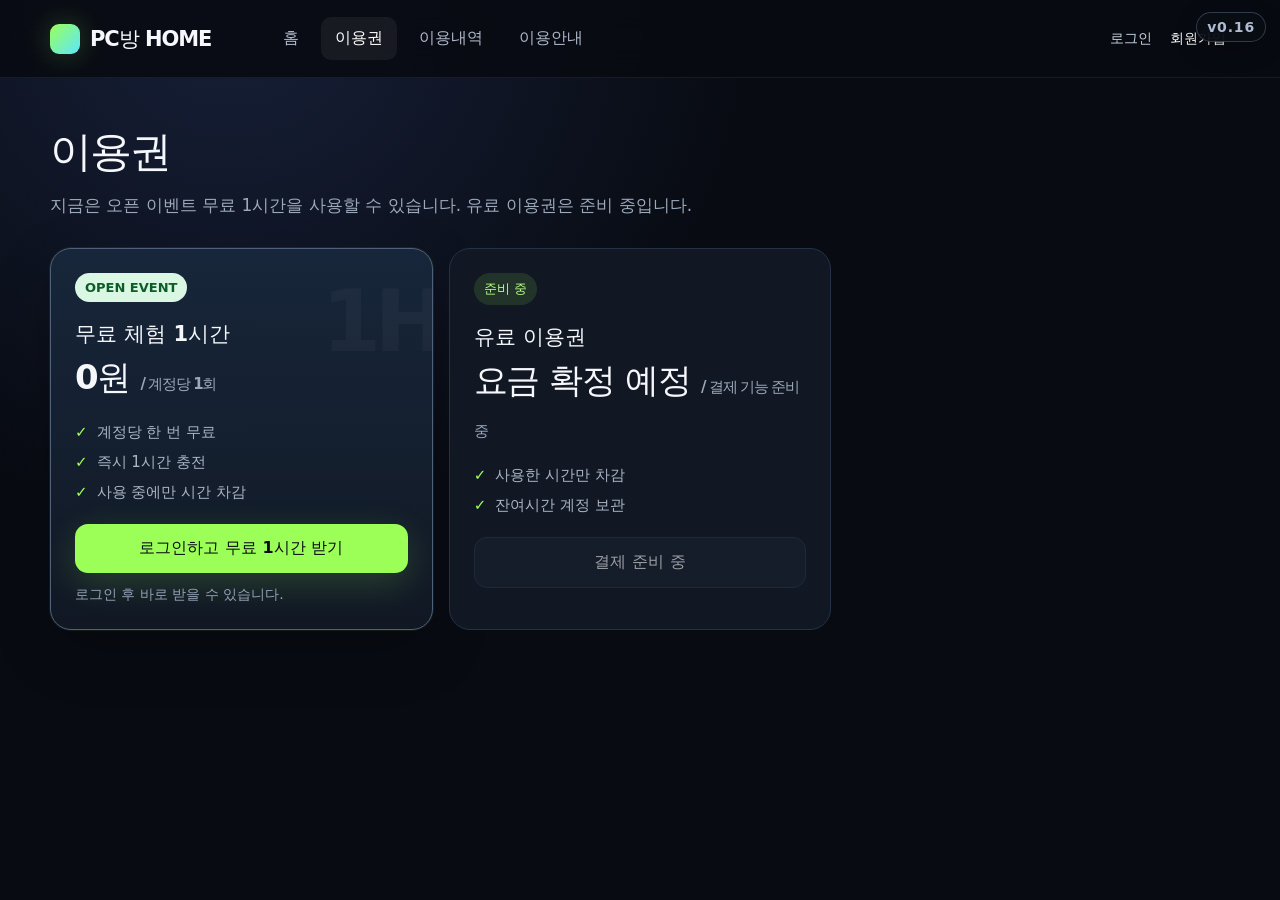
<file: pricing.html>
<!DOCTYPE html>
<html lang="ko"><head><meta charset="utf-8"/><meta content="width=device-width,initial-scale=1" name="viewport"/><title>이용권 · PC방 HOME</title><link href="/assets/app.css" rel="stylesheet"/></head><body><header class="topbar"><div class="topin"><a class="brand" href="/"><span class="brandmark"></span>PC방 HOME</a><nav class="nav"><a href="/">홈</a><a class="active" href="/pricing.html">이용권</a><a href="/history.html">이용내역</a><a href="/help.html">이용안내</a></nav><div class="spacer"></div><div class="user-actions" id="userActions"><a class="login-link" href="/login.html">로그인</a></div></div></header><main class="main"><h1 class="page-title">이용권</h1><p class="page-desc">지금은 오픈 이벤트 무료 1시간을 사용할 수 있습니다. 유료 이용권은 준비 중입니다.</p><div class="plans"><article class="plan promo-plan popular"><span class="badge event-badge">OPEN EVENT</span><h3>무료 체험 1시간</h3><div class="price">0원 <small>/ 계정당 1회</small></div><ul><li>계정당 한 번 무료</li><li>즉시 1시간 충전</li><li>사용 중에만 시간 차감</li></ul><button class="btn btn-primary" id="freeHourButton" type="button">무료 1시간 받기</button><p class="promo-note" id="freeHourNote">로그인 후 바로 받을 수 있습니다.</p></article><article class="plan"><span class="badge">준비 중</span><h3>유료 이용권</h3><div class="price">요금 확정 예정 <small>/ 결제 기능 준비 중</small></div><ul><li>사용한 시간만 차감</li><li>잔여시간 계정 보관</li></ul><button aria-disabled="true" class="btn btn-secondary" disabled="">결제 준비 중</button></article></div></main><nav class="mobile-nav"><a href="/">홈</a><a class="active" href="/pricing.html">이용권</a><a href="/history.html">이용내역</a><a href="/help.html">안내</a></nav><div class="toast" id="toast"></div><script src="/config.js"></script><script src="/assets/app.js"></script></body></html>
</file>
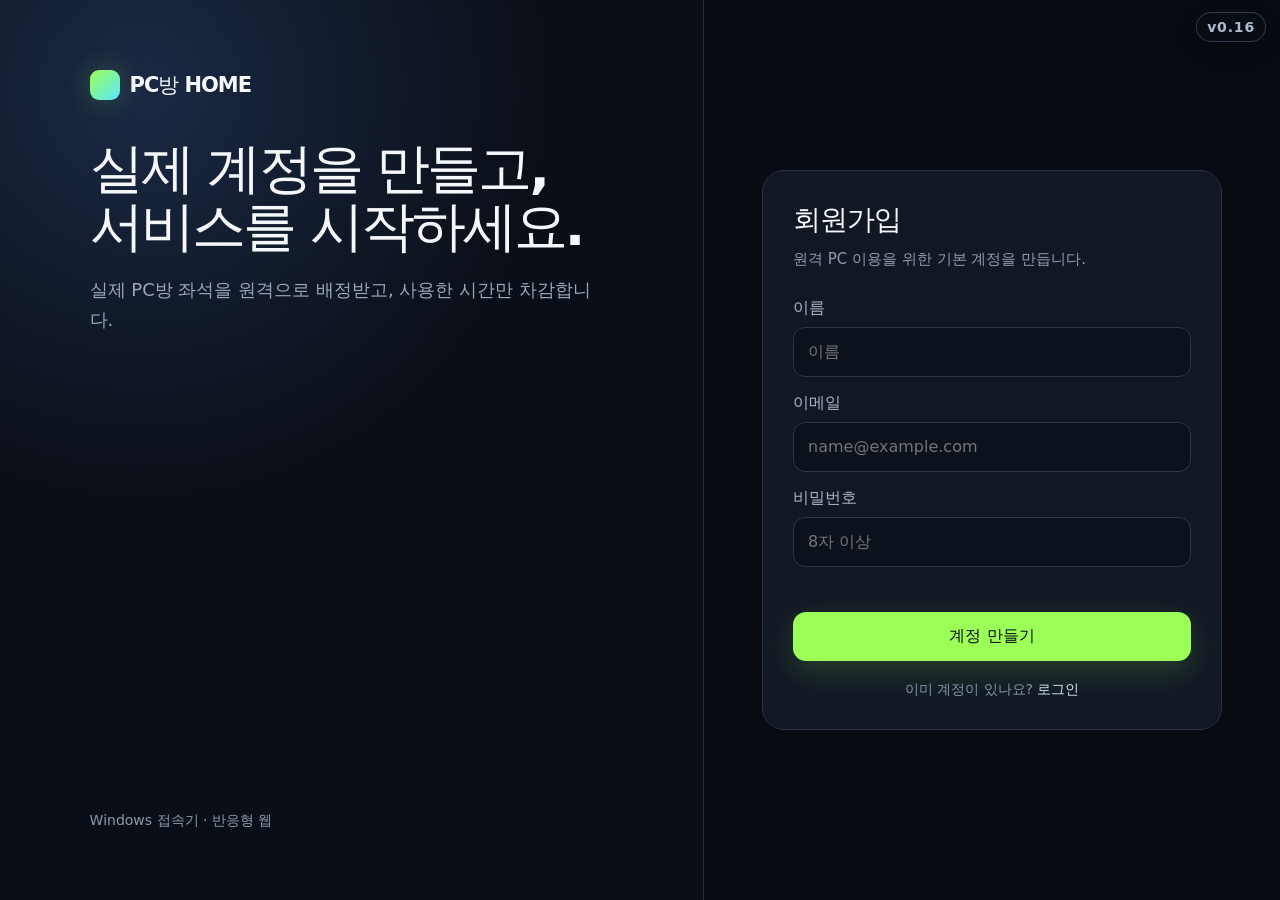
<file: signup.html>
<!DOCTYPE html>
<html lang="ko"><head><meta charset="utf-8"/><meta content="width=device-width,initial-scale=1" name="viewport"/><title>회원가입 · PC방 HOME</title><link href="/assets/app.css" rel="stylesheet"/></head><body><div class="auth-wrap"><section class="auth-story"><div><a class="brand" href="/"><span class="brandmark"></span>PC방 HOME</a><h1>실제 계정을 만들고,<br/>서비스를 시작하세요.</h1><p>실제 PC방 좌석을 원격으로 배정받고, 사용한 시간만 차감합니다.</p></div><div class="muted">Windows 접속기 · 반응형 웹</div></section><section class="auth-side"><form class="auth-card" id="signupForm"><h2>회원가입</h2><p class="desc">원격 PC 이용을 위한 기본 계정을 만듭니다.</p><div class="field"><label>이름</label><input autocomplete="name" name="name" placeholder="이름" required=""/></div><div class="field"><label>이메일</label><input autocomplete="email" name="email" placeholder="name@example.com" required="" type="email"/></div><div class="field"><label>비밀번호</label><input autocomplete="new-password" minlength="8" name="password" placeholder="8자 이상" required="" type="password"/></div><div class="form-error" id="formError"></div><button class="btn btn-primary full" type="submit">계정 만들기</button><div class="auth-foot">이미 계정이 있나요? <a href="/login.html">로그인</a></div></form></section></div><script src="/config.js"></script><script src="/assets/app.js"></script></body></html>
</file>
<file: assets/app.css>
:root{
  font-family: Pretendard, "Noto Sans KR", Inter, ui-sans-serif, system-ui, -apple-system, BlinkMacSystemFont, "Segoe UI", sans-serif;
  color:#f5f7fb; background:#080b12; font-synthesis:none;
  --bg:#080b12; --panel:#101621; --panel2:#151d2a; --line:#253044; --muted:#9aa6b8; --text:#f5f7fb;
  --accent:#9cff57; --accent2:#5be7ff; --danger:#ff6b6b; --warn:#ffcf5a; --ok:#65e58d;
}
*{box-sizing:border-box} body{margin:0;background:radial-gradient(circle at 18% 0%,#172039 0,transparent 38%),linear-gradient(#080b12,#080b12);color:var(--text);min-height:100vh} button,input,select{font:inherit}
a{color:inherit;text-decoration:none}.shell{min-height:100vh}.topbar{height:78px;border-bottom:1px solid rgba(255,255,255,.07);display:flex;align-items:center;position:sticky;top:0;background:rgba(8,11,18,.88);backdrop-filter:blur(16px);z-index:20}.topin{width:min(1180px,calc(100% - 40px));margin:auto;display:flex;align-items:center;gap:30px}.brand{font-weight:900;letter-spacing:-.05em;font-size:21px;display:flex;align-items:center;gap:10px}.brandmark{width:30px;height:30px;border-radius:9px;background:linear-gradient(135deg,var(--accent),var(--accent2));box-shadow:0 0 28px rgba(156,255,87,.24)}.nav{display:flex;gap:8px;margin-left:28px}.nav a{padding:11px 14px;color:#aeb8c8;font-size:16px;font-weight:700;border-radius:10px}.nav a.active,.nav a:hover{color:white;background:rgba(255,255,255,.06)}.spacer{flex:1}.status-pill{font-size:14px;font-weight:800;padding:8px 11px;border-radius:999px;background:rgba(101,229,141,.11);color:#82efa3;display:flex;gap:7px;align-items:center}.dot{width:8px;height:8px;border-radius:50%;background:currentColor;box-shadow:0 0 12px currentColor}.avatar{width:38px;height:38px;border-radius:12px;background:#212b3b;display:grid;place-items:center;font-weight:900}.main{width:min(1180px,calc(100% - 40px));margin:0 auto;padding:46px 0 80px}.hero{display:grid;grid-template-columns:1.28fr .72fr;gap:28px;align-items:stretch}.hero-copy{padding:34px 4px 28px}.eyebrow{display:flex;align-items:center;gap:10px;color:#b5c0d0;font-size:15px;font-weight:800;margin-bottom:17px}.eyebrow b{color:#0a0d13;background:var(--accent);border-radius:999px;padding:6px 9px;font-size:13px}.hero h1{font-size:56px;line-height:1.06;letter-spacing:-.055em;margin:0 0 22px;max-width:760px}.hero p{font-size:19px;line-height:1.65;color:#aeb9c9;max-width:700px;margin:0}.hero-actions{display:flex;gap:12px;margin-top:32px}.btn{border:0;border-radius:13px;padding:14px 18px;font-size:16px;font-weight:900;cursor:pointer;transition:.18s transform,.18s background}.btn:hover{transform:translateY(-1px)}.btn-primary{background:var(--accent);color:#0a0d12;box-shadow:0 10px 35px rgba(156,255,87,.18)}.btn-secondary{background:#182131;color:white;border:1px solid #29364a}.connect-card{background:linear-gradient(180deg,rgba(25,35,52,.95),rgba(14,20,31,.98));border:1px solid rgba(255,255,255,.09);border-radius:24px;padding:25px;box-shadow:0 24px 80px rgba(0,0,0,.28);position:relative;overflow:hidden}.connect-card:after{content:"";position:absolute;width:210px;height:210px;border-radius:50%;background:radial-gradient(circle,rgba(91,231,255,.20),transparent 68%);right:-90px;top:-70px}.connect-top{display:flex;justify-content:space-between;gap:16px;align-items:flex-start;position:relative;z-index:2}.connect-title{font-size:15px;color:#9ba9bd;font-weight:800}.balance{font-size:36px;font-weight:950;letter-spacing:-.045em;margin:7px 0 3px}.balance small{font-size:16px;color:#b8c2cf;margin-left:5px}.expires{font-size:14px;color:#8390a2}.meter{margin:22px 0 18px;background:#0b1019;border-radius:999px;height:8px;overflow:hidden}.meter span{display:block;width:72%;height:100%;border-radius:inherit;background:linear-gradient(90deg,var(--accent),var(--accent2))}.quality{display:grid;grid-template-columns:1fr 1fr;gap:10px;margin:18px 0}.mini{border:1px solid #263246;background:#121925;border-radius:14px;padding:14px}.mini .k{font-size:14px;color:#8997aa}.mini .v{font-size:17px;font-weight:900;margin-top:5px}.connect-btn{width:100%;margin-top:6px;padding:16px;border-radius:14px;border:0;background:white;color:#0a0d12;font-weight:950;font-size:17px;cursor:pointer}.connect-note{font-size:14px;color:#7f8da0;text-align:center;margin-top:11px}.section{margin-top:54px}.section-head{display:flex;align-items:end;justify-content:space-between;margin-bottom:18px}.section h2{font-size:28px;letter-spacing:-.035em;margin:0}.section p.sub{margin:7px 0 0;color:#8f9caf;font-size:15px}.link{color:#cfe2ff;font-size:15px;font-weight:800}.steps{display:grid;grid-template-columns:repeat(3,1fr);gap:14px}.step{background:rgba(17,23,35,.84);border:1px solid #232e42;border-radius:18px;padding:21px}.num{width:34px;height:34px;border-radius:10px;background:#202c3e;color:var(--accent);display:grid;place-items:center;font-weight:950;margin-bottom:16px}.step h3{font-size:18px;margin:0 0 8px}.step p{font-size:15px;color:#94a1b3;line-height:1.55;margin:0}.games{display:grid;grid-template-columns:repeat(4,1fr);gap:12px}.game{min-height:138px;border-radius:18px;padding:18px;border:1px solid rgba(255,255,255,.08);background:linear-gradient(155deg,#172237,#101620);display:flex;flex-direction:column;justify-content:space-between;overflow:hidden;position:relative}.game:after{content:"";position:absolute;inset:auto -30px -70px auto;width:150px;height:150px;border-radius:50%;background:radial-gradient(circle,var(--glow,rgba(156,255,87,.18)),transparent 68%)}.rank{font-size:14px;color:#8d9aad;font-weight:800}.game strong{font-size:20px;letter-spacing:-.02em}.game small{color:#9eabbc;font-size:14px}.page-title{font-size:42px;letter-spacing:-.05em;margin:0}.page-desc{font-size:17px;color:#9ca9ba;margin:12px 0 0;line-height:1.55}.plans{display:grid;grid-template-columns:repeat(3,1fr);gap:16px;margin-top:30px}.plan{position:relative;background:#111824;border:1px solid #253146;border-radius:21px;padding:24px}.plan.popular{border-color:rgba(156,255,87,.58);box-shadow:0 0 0 1px rgba(156,255,87,.08),0 20px 60px rgba(0,0,0,.2)}.badge{display:inline-flex;background:rgba(156,255,87,.12);color:#b7ff88;padding:7px 10px;border-radius:999px;font-size:13px;font-weight:900}.plan h3{font-size:21px;margin:18px 0 7px}.price{font-size:34px;font-weight:950;letter-spacing:-.04em}.price small{font-size:15px;color:#9ba8ba}.plan ul{padding:0;margin:22px 0;list-style:none;display:grid;gap:11px;color:#a9b5c5;font-size:15px}.plan li:before{content:"✓";color:var(--accent);font-weight:950;margin-right:9px}.plan button{width:100%}.admin-shell{display:grid;grid-template-columns:250px 1fr;min-height:100vh}.side{border-right:1px solid #1f2938;background:#0b0f17;padding:24px 18px;position:sticky;top:0;height:100vh}.side .brand{padding:3px 8px 25px}.side nav{display:grid;gap:6px}.side nav a{padding:12px 13px;border-radius:11px;color:#98a6b9;font-weight:800}.side nav a.active,.side nav a:hover{background:#17202e;color:white}.side-bottom{position:absolute;left:18px;right:18px;bottom:22px;color:#748196;font-size:14px;line-height:1.5}.admin-main{padding:34px 34px 70px;min-width:0}.admin-head{display:flex;align-items:center;justify-content:space-between;gap:20px}.admin-head h1{font-size:31px;letter-spacing:-.04em;margin:0}.admin-head p{color:#8d9bae;margin:7px 0 0;font-size:15px}.kpis{display:grid;grid-template-columns:repeat(4,1fr);gap:13px;margin:25px 0}.kpi{background:#101722;border:1px solid #222d3f;border-radius:17px;padding:18px}.kpi .label{color:#8795a8;font-size:14px;font-weight:700}.kpi .value{font-size:29px;font-weight:950;letter-spacing:-.04em;margin-top:8px}.kpi .delta{font-size:13px;color:#81e99d;margin-top:5px}.panel{background:#0f1621;border:1px solid #222e40;border-radius:19px;overflow:hidden}.panel-head{padding:18px 20px;border-bottom:1px solid #212c3c;display:flex;align-items:center;justify-content:space-between}.panel-head h2{font-size:19px;margin:0}.filters{display:flex;gap:8px}.filter{border:1px solid #2a3649;background:#151e2b;color:#b1bccb;border-radius:10px;padding:9px 11px;font-size:14px}.pc-table{width:100%;border-collapse:collapse}.pc-table th,.pc-table td{text-align:left;padding:15px 17px;border-bottom:1px solid #1d2736;font-size:16px;vertical-align:middle}.pc-table th{color:#8e9bae;font-size:16px;font-weight:800;letter-spacing:-.01em}.pc-table tr:last-child td{border-bottom:0}.pc-id{font-weight:900}.muted{color:#8c99ab;font-size:14px;margin-top:4px}.state{display:inline-flex;align-items:center;gap:7px;font-size:14px;font-weight:900;padding:7px 9px;border-radius:999px}.state.available{color:#7eef9e;background:rgba(101,229,141,.09)}.state.in_use,.state.reserved{color:#67dcff;background:rgba(91,231,255,.09)}.state.offline,.state.maintenance{color:#9aa5b3;background:rgba(154,165,179,.09)}.bar{width:74px;height:7px;background:#202b3b;border-radius:999px;overflow:hidden;display:inline-block;margin-right:8px}.bar i{display:block;height:100%;background:#7188a8;border-radius:inherit}.metric{white-space:nowrap;color:#c9d1dd}.row-actions{display:flex;gap:7px}.tiny{border:1px solid #2a3649;background:#151e2b;color:#d8e0eb;border-radius:9px;padding:9px 10px;font-size:14px;font-weight:800;cursor:pointer}.tiny.primary{background:#e9f1fa;color:#0a0d12}.toast{position:fixed;right:24px;bottom:24px;background:#f2f7ff;color:#0d1118;padding:14px 16px;border-radius:12px;font-weight:850;box-shadow:0 18px 50px rgba(0,0,0,.35);opacity:0;transform:translateY(10px);pointer-events:none;transition:.2s}.toast.show{opacity:1;transform:none}.mobile-nav{display:none}
@media(max-width:900px){.topin{width:min(100% - 28px,1180px)}.nav{display:none}.main{width:min(100% - 28px,1180px);padding-top:28px}.hero{grid-template-columns:1fr}.hero-copy{padding-top:16px}.hero h1{font-size:42px}.steps,.games,.plans{grid-template-columns:1fr 1fr}.admin-shell{display:block}.side{display:none}.admin-main{padding:24px 16px 80px}.kpis{grid-template-columns:1fr 1fr}.panel{overflow:auto}.pc-table{min-width:930px}.mobile-nav{display:flex;position:fixed;left:12px;right:12px;bottom:12px;height:62px;border:1px solid #2a3547;background:rgba(14,19,29,.94);backdrop-filter:blur(14px);border-radius:18px;z-index:40;align-items:center;justify-content:space-around}.mobile-nav a{font-size:13px;color:#9ba8ba;font-weight:850}.mobile-nav a.active{color:white}}
@media(max-width:560px){.hero h1{font-size:36px}.hero p{font-size:17px}.hero-actions{flex-direction:column}.steps,.games,.plans,.kpis{grid-template-columns:1fr}.balance{font-size:32px}.topbar{height:68px}.status-pill{display:none}.page-title{font-size:34px}}
.auth-wrap{min-height:100vh;display:grid;grid-template-columns:1.1fr .9fr;background:#080b12}.auth-story{padding:70px clamp(34px,7vw,110px);display:flex;flex-direction:column;justify-content:space-between;background:radial-gradient(circle at 20% 10%,#1a2944 0,transparent 42%),#0a0e16;border-right:1px solid #202b3b}.auth-story h1{font-size:54px;line-height:1.08;letter-spacing:-.055em;margin:40px 0 18px;max-width:650px}.auth-story p{color:#9aa7b8;font-size:18px;line-height:1.7;max-width:610px}.auth-points{display:grid;gap:12px;margin-top:34px}.auth-point{display:flex;gap:13px;align-items:flex-start;color:#c9d3df;font-size:15px}.auth-point .num{margin:0;flex:0 0 34px}.auth-side{display:flex;align-items:center;justify-content:center;padding:40px}.auth-card{width:min(460px,100%);background:#111824;border:1px solid #263146;border-radius:22px;padding:30px}.auth-card h2{font-size:28px;margin:0;letter-spacing:-.035em}.auth-card .desc{color:#8f9caf;font-size:15px;line-height:1.55;margin:9px 0 26px}.field{display:grid;gap:8px;margin:16px 0}.field label{font-size:14px;color:#aab6c6;font-weight:800}.field input,.field select{width:100%;height:50px;background:#0c121c;border:1px solid #2a3649;color:white;border-radius:12px;padding:0 14px;font-size:16px;outline:none}.field input:focus,.field select:focus{border-color:#647a9a;box-shadow:0 0 0 3px rgba(91,231,255,.06)}.form-error{min-height:21px;color:#ff8d8d;font-size:14px;margin:8px 0}.full{width:100%}.auth-foot{text-align:center;color:#8794a7;font-size:14px;margin-top:20px}.auth-foot a{color:#d8e5f5;font-weight:850}.account-grid{display:grid;grid-template-columns:1.2fr .8fr;gap:16px;margin-top:28px}.account-card{background:#111824;border:1px solid #253146;border-radius:19px;padding:22px}.account-card h3{margin:0 0 18px;font-size:18px}.stat-big{font-size:37px;font-weight:950;letter-spacing:-.045em}.definition{display:grid;grid-template-columns:130px 1fr;gap:13px 18px;font-size:15px}.definition dt{color:#8390a3}.definition dd{margin:0;color:#e3e9f1;font-weight:750}.danger-link{color:#ff9d9d}.table-page{margin-top:28px}.admin-two{display:grid;grid-template-columns:1.3fr .7fr;gap:15px}.stack{display:grid;gap:15px}.store-card{background:#111824;border:1px solid #253146;border-radius:17px;padding:19px}.store-card-top{display:flex;justify-content:space-between;align-items:flex-start;gap:14px}.store-name{font-size:18px;font-weight:900}.store-meta{color:#8290a4;font-size:14px;margin-top:5px}.store-stats{display:flex;gap:18px;margin-top:18px}.store-stat b{display:block;font-size:19px}.store-stat span{font-size:13px;color:#8390a3}.session-list{display:grid;gap:10px;padding:14px}.session-row{border:1px solid #253146;background:#121a26;border-radius:14px;padding:15px;display:grid;grid-template-columns:1.1fr .9fr .7fr auto;align-items:center;gap:12px}.session-row strong{font-size:16px}.session-row small{display:block;color:#8491a4;margin-top:4px}.money{font-variant-numeric:tabular-nums;font-weight:900}.empty{padding:34px;text-align:center;color:#7f8c9f}.checkout-summary{background:linear-gradient(180deg,#172131,#111824);border:1px solid #2a374b;border-radius:18px;padding:20px;margin:20px 0}.checkout-line{display:flex;justify-content:space-between;gap:20px;padding:10px 0;color:#a8b4c5}.checkout-line.total{border-top:1px solid #2a3649;margin-top:8px;padding-top:18px;color:white;font-size:19px;font-weight:900}.method-grid{display:grid;grid-template-columns:repeat(3,1fr);gap:8px}.method{border:1px solid #2b374b;background:#121925;color:#d4dce7;border-radius:11px;padding:13px;text-align:center;font-size:14px;font-weight:800;cursor:pointer}.method.active{border-color:#8ca5c9;background:#1a2534}.support-strip{margin-top:30px;border:1px solid #253146;border-radius:16px;background:#111824;padding:18px;display:flex;justify-content:space-between;gap:20px;align-items:center}.support-strip strong{font-size:17px}.support-strip span{color:#8794a7;font-size:14px}.download-button{white-space:nowrap}
@media(max-width:900px){.auth-wrap{grid-template-columns:1fr}.auth-story{display:none}.auth-side{padding:22px;min-height:100vh}.account-grid,.admin-two{grid-template-columns:1fr}.method-grid{grid-template-columns:1fr}.support-strip{align-items:flex-start;flex-direction:column}.session-row{grid-template-columns:1fr 1fr}.definition{grid-template-columns:110px 1fr}}

.inline-notice{margin:16px 0 0;padding:13px 15px;border:1px solid #2c3a4f;background:#121a26;border-radius:12px;color:#dbe6f3;font-size:16px;font-weight:750}.btn:disabled,.connect-btn:disabled{opacity:.58;cursor:not-allowed;transform:none}.filter{display:inline-flex;align-items:center}

/* operational forms: keep admin actions readable without turning the dashboard into a dense form wall */
.store-form-grid{display:grid;grid-template-columns:1.25fr 1fr 1fr;gap:14px;margin:18px 0}.search-input{min-width:280px;height:44px}.detail-line{display:flex;flex-wrap:wrap;gap:8px 14px}.detail-line b{color:#f4f7fb}.detail-line span{color:#9eabbc}.filters select.filter{appearance:auto;min-width:128px}.account-card[hidden],[hidden]{display:none!important}
@media(max-width:900px){.store-form-grid{grid-template-columns:1fr}.search-input{min-width:0;width:100%}.admin-head{align-items:flex-start;flex-direction:column}.filters{flex-wrap:wrap}}

.panel-sub{margin:5px 0 0;color:#8491a4;font-size:14px}.pc-register{padding:4px 20px 20px;border-bottom:1px solid #212c3c}.pc-form-grid{display:grid;grid-template-columns:1.15fr .7fr 1fr 1.25fr 1fr;gap:12px}.pc-list-wrap{overflow:auto}.compact-pc{min-width:760px}.compact-pc th,.compact-pc td{padding-top:13px;padding-bottom:13px}.compact-pc .state{white-space:nowrap}
@media(max-width:1100px){.pc-form-grid{grid-template-columns:1fr 1fr 1fr}.pc-form-grid .field:first-child{grid-column:span 2}}
@media(max-width:700px){.pc-form-grid{grid-template-columns:1fr}.pc-form-grid .field:first-child{grid-column:auto}.panel-head{align-items:flex-start;gap:14px;flex-direction:column}}
.user-actions{display:flex;align-items:center;gap:10px}.login-link,.join-link,.admin-link,.logout-link{font-size:14px;font-weight:800;color:#c8d4e3;text-decoration:none;background:transparent;border:0;cursor:pointer;padding:8px 4px}.join-link,.admin-link{color:#fff}.logout-link{color:#7f8ca0}.game-launcher-shell{overflow:hidden;border:1px solid #2a3546;border-radius:18px;background:#f7f9fc;box-shadow:0 18px 44px rgba(0,0,0,.18)}.launcher-titlebar{height:42px;padding:0 15px;display:flex;align-items:center;gap:12px;background:#45485b;color:#f5f7fb}.launcher-titlebar b{font-size:13px;letter-spacing:-.01em}.launcher-dots{display:flex;gap:7px}.launcher-dots i{display:block;width:8px;height:8px;border-radius:50%;background:#c8ccd6}.game-launcher-grid{display:grid;grid-template-columns:repeat(4,minmax(0,1fr));gap:8px;padding:18px 20px 20px;background:#f7f9fc}.launcher-game{display:grid;justify-items:center;align-content:start;gap:6px;min-width:0;padding:7px 4px;border-radius:10px;transition:background .15s ease,transform .15s ease}.launcher-game:hover{background:#e9edf4;transform:translateY(-1px)}.launcher-game img{width:56px;height:56px;object-fit:contain;border-radius:10px}.launcher-game strong{font-size:14px;line-height:1.25;color:#202532;letter-spacing:-.025em;text-align:center;white-space:nowrap;overflow:hidden;text-overflow:ellipsis;max-width:100%}.launcher-game span{font-size:12px;line-height:1.2;color:#737b8d}.payment-coming{border-color:#3b4658}.payment-coming .badge{background:#1d2735;color:#c4cfde}.plan button:disabled{cursor:not-allowed;opacity:.58}.role-select{min-width:122px;background:#121a26;color:#e9eff7;border:1px solid #2c394e;border-radius:9px;padding:9px 10px;font-size:14px}.role-select:disabled{opacity:.6}@media(max-width:700px){.game-launcher-grid{grid-template-columns:repeat(2,minmax(0,1fr));gap:8px;padding:14px}.launcher-game img{width:54px;height:54px}.user-actions{gap:6px}.logout-link{display:none}}

/* v0.16: make the Windows client impossible to miss on the home screen */
.download-spotlight{margin:26px 0 10px;display:flex;align-items:center;justify-content:space-between;gap:28px;padding:28px 30px;border:1px solid #34455e;border-radius:22px;background:linear-gradient(135deg,#172438 0%,#101823 62%,#0d131d 100%);box-shadow:0 22px 60px rgba(0,0,0,.22)}
.download-kicker{display:inline-block;color:#75ddff;font-size:13px;font-weight:950;letter-spacing:.12em;margin-bottom:8px}.download-spotlight h2{margin:0 0 8px;font-size:28px;letter-spacing:-.04em}.download-spotlight p{margin:0;max-width:650px;color:#a6b3c5;font-size:16px;line-height:1.6}.download-spotlight-button{min-width:330px;display:flex;align-items:center;gap:14px;padding:18px 20px;border-radius:16px;background:#f4f8ff;color:#0a1018;text-decoration:none;box-shadow:0 12px 34px rgba(0,0,0,.25);transition:transform .16s ease,box-shadow .16s ease}.download-spotlight-button:hover{transform:translateY(-2px);box-shadow:0 16px 42px rgba(0,0,0,.32)}.download-arrow{width:44px;height:44px;border-radius:13px;display:grid;place-items:center;background:#0d1724;color:white;font-size:25px;font-weight:900}.download-spotlight-button strong{display:block;font-size:18px;letter-spacing:-.025em}.download-spotlight-button small{display:block;margin-top:4px;color:#5c6978;font-size:13px}.promo-plan{position:relative;overflow:hidden;border-color:#4f6079!important;background:linear-gradient(180deg,#17263a 0%,#111824 100%)!important}.promo-plan:after{content:'1H';position:absolute;right:-8px;top:22px;font-size:86px;font-weight:1000;color:rgba(255,255,255,.035);letter-spacing:-.08em;pointer-events:none}.event-badge{background:#d9f7e2!important;color:#0c5d29!important}.promo-note{margin:11px 0 0;color:#93a2b6;font-size:14px;line-height:1.45}.promo-note.done{color:#80e8a1;font-weight:800}
@media(max-width:900px){.download-spotlight{flex-direction:column;align-items:stretch;padding:22px}.download-spotlight-button{min-width:0;width:100%}}@media(max-width:560px){.download-spotlight h2{font-size:24px}.download-spotlight-button strong{font-size:16px}}

/* v0.16: client-review role selector */
.review-login{margin:4px 0 22px;padding:16px;border:1px solid #33445e;border-radius:15px;background:linear-gradient(180deg,#162132,#111925)}
.review-login-head{display:flex;align-items:flex-start;justify-content:space-between;gap:12px;margin-bottom:5px}.review-login-head>div{display:grid;gap:3px}.review-login-head strong{font-size:16px;letter-spacing:-.02em}.review-login-head span{font-size:13px;color:#8fa0b6}.review-info{width:28px;height:28px;border-radius:50%;border:1px solid #42536d;background:#1b283a;color:#dce7f6;font-weight:900;cursor:help}.review-field{margin:12px 0 9px}.review-field select{font-weight:800}.review-login-hint{margin:0;color:#91a2b8;font-size:13px;line-height:1.5}.admin-role-current{display:grid;gap:5px}.admin-role-current>span{font-size:12px;color:#8290a4}.admin-role-current>strong{font-size:16px;color:#f4f7fb}.admin-role-current>small{font-size:12px;color:#8290a4;overflow-wrap:anywhere}.admin-role-current>a{display:inline-flex;margin-top:6px;color:#d9e6f6;font-size:13px;font-weight:850;text-decoration:none}

/* v0.16: operational version badge, Host onboarding and WOL status */
.app-version{position:fixed;top:12px;right:14px;z-index:9999;padding:6px 10px;border:1px solid rgba(135,158,190,.32);border-radius:999px;background:rgba(8,13,20,.88);backdrop-filter:blur(12px);color:#aebbd0;font-size:14px;font-weight:900;letter-spacing:.06em;box-shadow:0 8px 24px rgba(0,0,0,.2);pointer-events:none}
.host-download-panel{margin-top:28px;display:grid;grid-template-columns:1fr auto;gap:22px;align-items:center;padding:24px 26px;border:1px solid #36506c;border-radius:20px;background:linear-gradient(135deg,#172638 0%,#111a27 62%,#101722 100%)}.host-download-panel h2{margin:0 0 7px;font-size:22px;letter-spacing:-.035em}.host-download-panel p{margin:0;color:#97a7bb;font-size:15px;line-height:1.55;max-width:760px}.host-download-panel .host-flow{margin-top:12px;color:#c8d5e6;font-size:14px;font-weight:750}.host-download-button{min-width:300px;text-decoration:none;display:flex;align-items:center;justify-content:center;gap:10px;padding:16px 19px;border-radius:14px;background:#f3f7fd;color:#0b121c;font-size:16px;font-weight:950;box-shadow:0 12px 30px rgba(0,0,0,.22)}.host-download-button small{display:block;color:#5f6b79;font-size:12px;font-weight:750;margin-top:3px}.host-enroll-box{margin-top:14px;padding:17px 18px;border:1px solid #30425a;border-radius:15px;background:#0f1722}.host-enroll-box h3{margin:0 0 7px;font-size:17px}.host-enroll-box p{margin:0 0 12px;color:#8fa0b4;font-size:14px}.host-code-row{display:grid;grid-template-columns:1fr auto;gap:10px}.host-code-row input{height:46px;background:#0a111a;border:1px solid #31415a;border-radius:10px;color:#e9f1fb;padding:0 12px;font:700 13px/1.3 ui-monospace,SFMono-Regular,Consolas,monospace;min-width:0}.wol-cell{display:grid;gap:4px}.wol-cell strong{font-size:14px;color:#e8eff8}.wol-cell span,.wol-mini{font-size:12px!important;color:#8494a9!important}.tiny:disabled{opacity:.46;cursor:not-allowed}.role-stack{display:grid;gap:7px}.store-role-select{min-width:180px;font-size:13px}.scope-note{margin:10px 0 0;color:#8494a9;font-size:14px;line-height:1.55}.scope-note strong{color:#dce7f5}
@media(max-width:900px){.app-version{top:8px;right:8px}.host-download-panel{grid-template-columns:1fr;padding:20px}.host-download-button{min-width:0;width:100%}}@media(max-width:560px){.host-code-row{grid-template-columns:1fr}.host-download-panel h2{font-size:20px}}

.relay-row{display:flex;align-items:center;justify-content:space-between;gap:12px;margin-top:14px;padding-top:12px;border-top:1px solid rgba(135,158,190,.18)}.relay-state{display:inline-flex;align-items:center;gap:8px;color:#96a7bf;font-size:14px;font-weight:800}.relay-state i{width:8px;height:8px;border-radius:50%;background:#69788d}.relay-state.on{color:#a8e8c0}.relay-state.on i{background:#48d17c;box-shadow:0 0 0 4px rgba(72,209,124,.12)}.relay-state.off i{background:#e2a84b}.host-flow{line-height:1.65}

.optional{color:#7f8ea5;font-size:14px;font-weight:700;margin-left:4px}

/* v0.16: hybrid remote differentiator */
.hybrid-remote{margin:34px 0 8px;display:grid;grid-template-columns:minmax(300px,.78fr) minmax(0,1.5fr);gap:34px;align-items:stretch;padding:34px;border:1px solid #31425b;border-radius:26px;background:radial-gradient(circle at 13% 14%,rgba(91,231,255,.10),transparent 34%),linear-gradient(145deg,#141f2f 0%,#0f1722 58%,#0b111a 100%);box-shadow:0 24px 70px rgba(0,0,0,.24);overflow:hidden}.hybrid-visual{position:relative;min-height:330px;border:1px solid rgba(132,155,188,.18);border-radius:22px;background:linear-gradient(180deg,rgba(18,30,45,.92),rgba(10,16,25,.92));display:flex;align-items:center;justify-content:center;padding:30px}.hybrid-visual:before,.hybrid-visual:after{content:"";position:absolute;border-radius:50%;filter:blur(.2px);pointer-events:none}.hybrid-visual:before{width:180px;height:180px;left:-58px;bottom:-72px;background:radial-gradient(circle,rgba(156,255,87,.13),transparent 67%)}.hybrid-visual:after{width:190px;height:190px;right:-82px;top:-76px;background:radial-gradient(circle,rgba(91,231,255,.12),transparent 68%)}.hybrid-icon{position:absolute;z-index:3;left:50%;top:50%;transform:translate(-50%,-50%);width:78px;height:78px;border:1px solid rgba(156,255,87,.32);border-radius:24px;background:linear-gradient(145deg,#1b2d2d,#101a21);display:grid;place-items:center;box-shadow:0 18px 42px rgba(0,0,0,.34),0 0 0 8px rgba(156,255,87,.035)}.hybrid-icon img{width:43px;height:43px}.hybrid-flow{width:100%;display:grid;grid-template-columns:1fr 56px 1fr;align-items:center;gap:10px;position:relative;z-index:2}.hybrid-flow>i{display:block;height:1px;background:linear-gradient(90deg,#3e536c,#9cff57,#3e536c);box-shadow:0 0 16px rgba(156,255,87,.20)}.hybrid-node{min-height:104px;padding:17px 15px;border-radius:17px;border:1px solid #2b394d;background:#101925;display:flex;flex-direction:column;justify-content:flex-end;gap:5px}.hybrid-node b{font-size:16px;letter-spacing:-.025em}.hybrid-node small{font-size:13px;color:#8292a7;font-weight:750}.hybrid-node.local{align-items:flex-start}.hybrid-node.remote{align-items:flex-end;text-align:right}.hybrid-node.local:before,.hybrid-node.remote:before{content:"";width:10px;height:10px;border-radius:50%;margin-bottom:auto;box-shadow:0 0 0 5px rgba(91,231,255,.08)}.hybrid-node.local:before{background:#5be7ff}.hybrid-node.remote:before{background:#9cff57;box-shadow:0 0 0 5px rgba(156,255,87,.08)}.hybrid-copy{padding:4px 0 2px}.hybrid-kicker{color:#9cff57;font-size:13px;font-weight:950;letter-spacing:.12em;margin-bottom:10px}.hybrid-copy h2{margin:0 0 15px;font-size:34px;line-height:1.18;letter-spacing:-.045em}.hybrid-lead,.hybrid-tech{margin:0;max-width:790px;color:#b3bfd0;font-size:16px;line-height:1.72}.hybrid-lead strong{color:#eff7ff}.hybrid-tech{margin-top:10px;color:#8494a9;font-size:14px}.hybrid-modes{display:grid;grid-template-columns:repeat(3,1fr);gap:10px;margin-top:22px}.hybrid-modes article{display:flex;gap:10px;align-items:flex-start;padding:15px 14px;border:1px solid #28364a;border-radius:15px;background:rgba(14,22,33,.78)}.hybrid-modes strong{display:block;font-size:15px;line-height:1.25;letter-spacing:-.02em}.hybrid-modes p{margin:6px 0 0;color:#8797ac;font-size:13px;line-height:1.48}.mode-dot{flex:0 0 10px;width:10px;height:10px;border-radius:50%;margin-top:4px}.mode-dot.hybrid{background:#9cff57;box-shadow:0 0 0 4px rgba(156,255,87,.08)}.mode-dot.dedicated{background:#5be7ff;box-shadow:0 0 0 4px rgba(91,231,255,.07)}.mode-dot.local{background:#8d99aa;box-shadow:0 0 0 4px rgba(141,153,170,.07)}.hybrid-point{margin-top:14px;display:flex;gap:9px 13px;align-items:baseline;flex-wrap:wrap;padding:12px 14px;border-radius:13px;background:rgba(156,255,87,.055);border:1px solid rgba(156,255,87,.14)}.hybrid-point b{font-size:14px;color:#dfffc9}.hybrid-point span{font-size:13px;color:#94a4b7}.hybrid-source{font-size:11px;color:#65758a}
@media(max-width:980px){.hybrid-remote{grid-template-columns:1fr;padding:26px}.hybrid-visual{min-height:250px}.hybrid-modes{grid-template-columns:1fr 1fr 1fr}}@media(max-width:720px){.hybrid-remote{padding:20px;gap:24px}.hybrid-copy h2{font-size:28px}.hybrid-modes{grid-template-columns:1fr}.hybrid-visual{min-height:220px;padding:20px}.hybrid-icon{width:64px;height:64px;border-radius:20px}.hybrid-icon img{width:36px;height:36px}.hybrid-flow{grid-template-columns:1fr 42px 1fr}.hybrid-node{min-height:94px;padding:14px 12px}.hybrid-node b{font-size:14px}.hybrid-node small{font-size:12px}}


/* v0.16: UI/UX 규약 강제 - 설명보다 상태와 행동, 기술정보는 필요할 때만 */
body{font-size:16px}
.side-home-link{display:flex;align-items:center;gap:9px;margin:0 8px 12px;padding:11px 12px;border:1px solid #29364a;border-radius:11px;background:#111925;color:#dce7f5;font-size:16px;font-weight:900}.side-home-link:hover{background:#172233;border-color:#3b4b63}.side-home-link span{font-size:18px;color:#9cff57}
.field label,.field input,.field select,.nav a,.side nav a,.pc-table th,.pc-table td{font-size:16px}
.tiny,.filter,.role-select{font-size:15px}
.download-kicker,.download-spotlight-button small,.review-login-head span,.review-login-hint,.admin-role-current>span,.admin-role-current>small,.admin-role-current>a,.host-download-button small,.wol-cell span,.power-cell span,.store-role-select,.hybrid-kicker,.hybrid-node small,.hybrid-modes p,.hybrid-point b,.hybrid-point span,.hybrid-source,.kpi .delta{font-size:14px}
.hero-copy>p,.page-desc,.host-download-panel p,.panel-sub,.scope-note{max-width:720px}
.hybrid-copy h2{margin-bottom:14px}.hybrid-lead{max-width:680px;line-height:1.6}.hybrid-modes article{min-height:104px}.hybrid-modes p{line-height:1.45}.hybrid-point{margin-top:12px}
.hybrid-details,.advanced-fields,.tech-details{margin-top:12px}.hybrid-details summary,.advanced-fields summary,.tech-details summary{cursor:pointer;color:#c8d6e8;font-weight:850;font-size:15px}.hybrid-details p{margin:10px 0 0;color:#8ea0b7;font-size:14px;line-height:1.55;max-width:680px}.advanced-fields{border-top:1px solid #27354a;padding-top:14px}.advanced-fields>.pc-form-grid{margin-top:14px}.tech-details{margin-top:7px}.tech-details summary{font-size:14px;color:#8ea0b7}.tech-details div{margin-top:5px;color:#8394aa;font-size:14px;overflow-wrap:anywhere}.power-cell{display:grid;gap:5px}.power-cell strong{font-size:15px}.power-cell span{color:#8798ad}.pc-form-basic{grid-template-columns:1fr 1fr}.scope-note{margin-bottom:4px}.host-download-panel .host-flow{font-size:15px;color:#d7e3f3}.host-enroll-box h3{font-size:20px}.host-enroll-box p{font-size:15px}.store-stat span{font-size:14px}.relay-state{font-size:15px}
@media(max-width:900px){.admin-shell{display:block}.side{position:static;height:auto;border-right:0;border-bottom:1px solid #1f2938;padding:16px}.side .brand{padding:3px 8px 14px}.side-home-link{margin-bottom:10px}.side nav{display:flex;gap:6px;overflow-x:auto;padding-bottom:4px}.side nav a{white-space:nowrap}.side-bottom{display:none}.admin-main{padding:24px 16px 70px}.admin-head{align-items:flex-start}.kpis{grid-template-columns:repeat(2,minmax(0,1fr))}.panel,.pc-list-wrap{overflow-x:auto}.pc-table{min-width:760px}.host-download-panel{grid-template-columns:1fr}.host-download-button{min-width:0;width:100%}.pc-form-basic{grid-template-columns:1fr}}
@media(max-width:700px){.main{width:min(100% - 28px,1180px);padding-top:28px}.hero h1{font-size:42px}.hybrid-remote{padding:18px}.hybrid-copy h2{font-size:28px}.hybrid-node b{font-size:16px}.hybrid-node small{font-size:14px}.plans{grid-template-columns:1fr}.download-spotlight{padding:22px}.download-spotlight-button{min-width:0;width:100%}}
</file>
